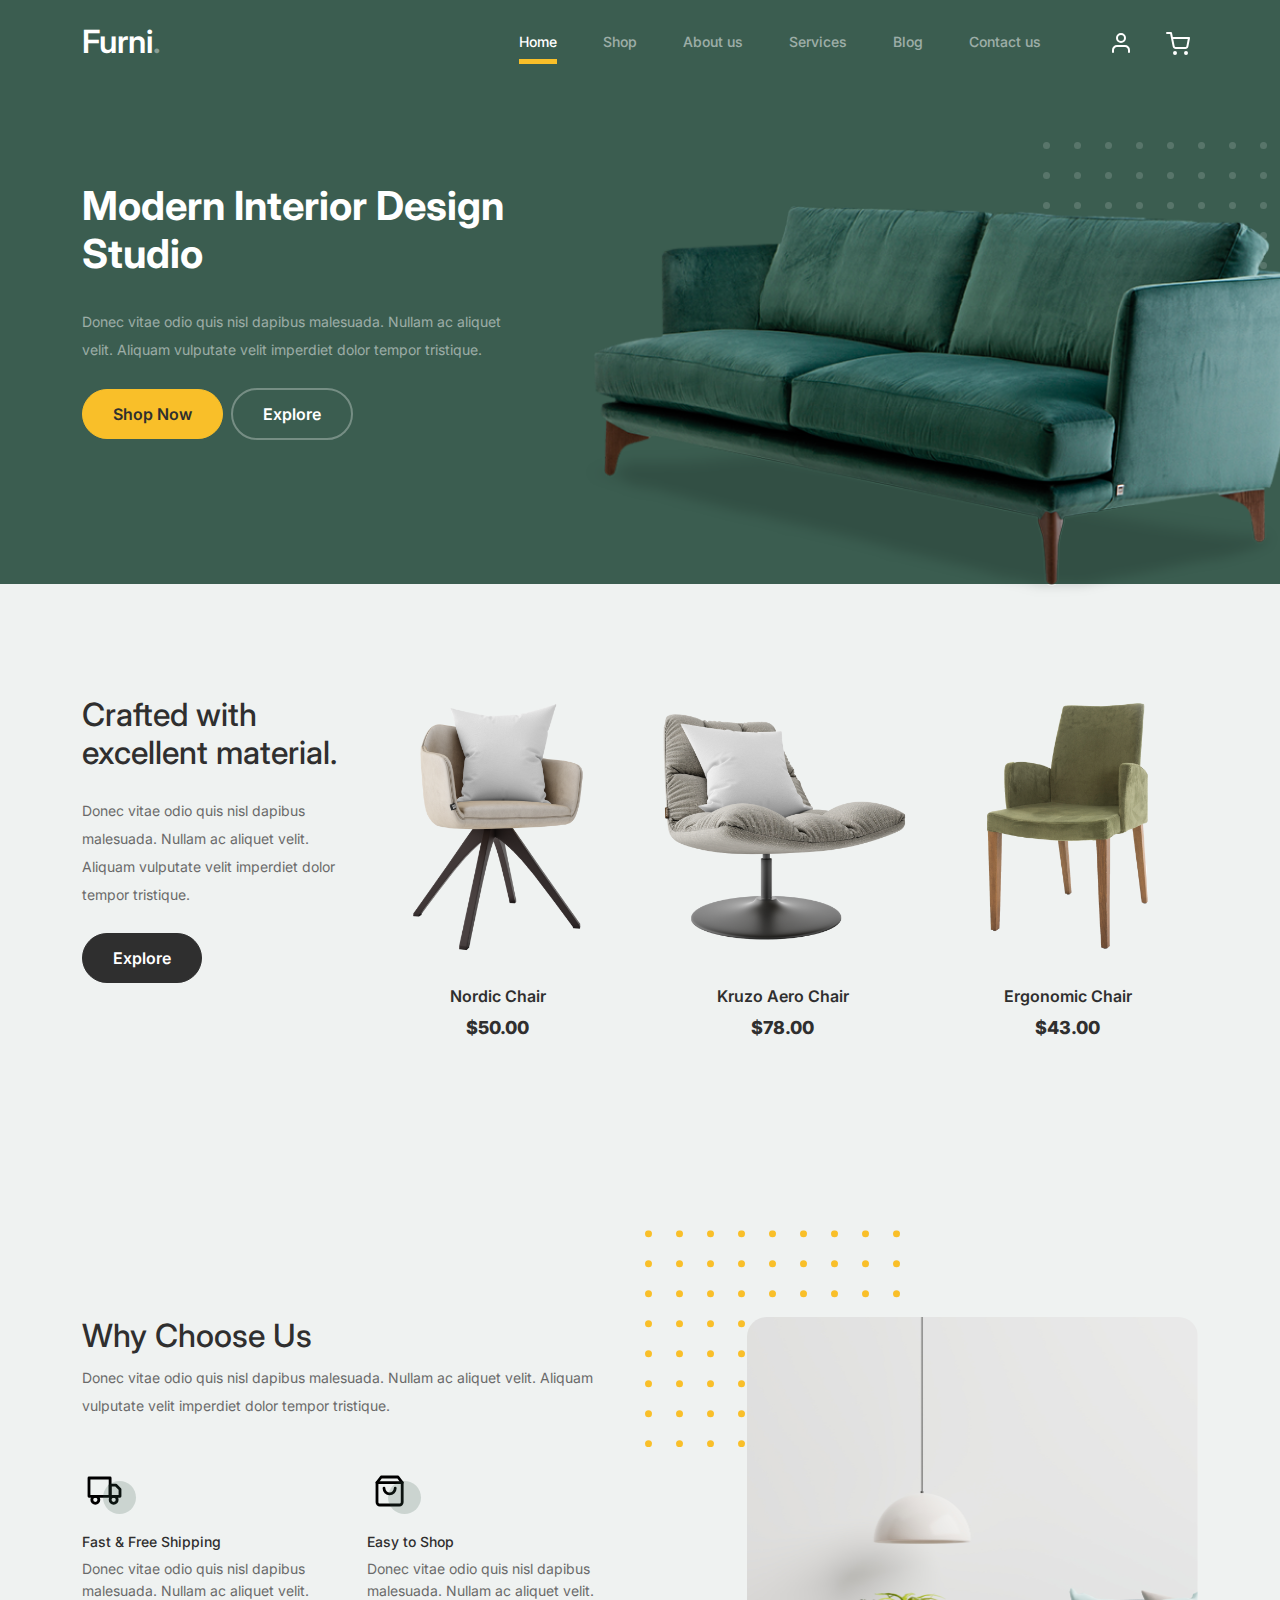
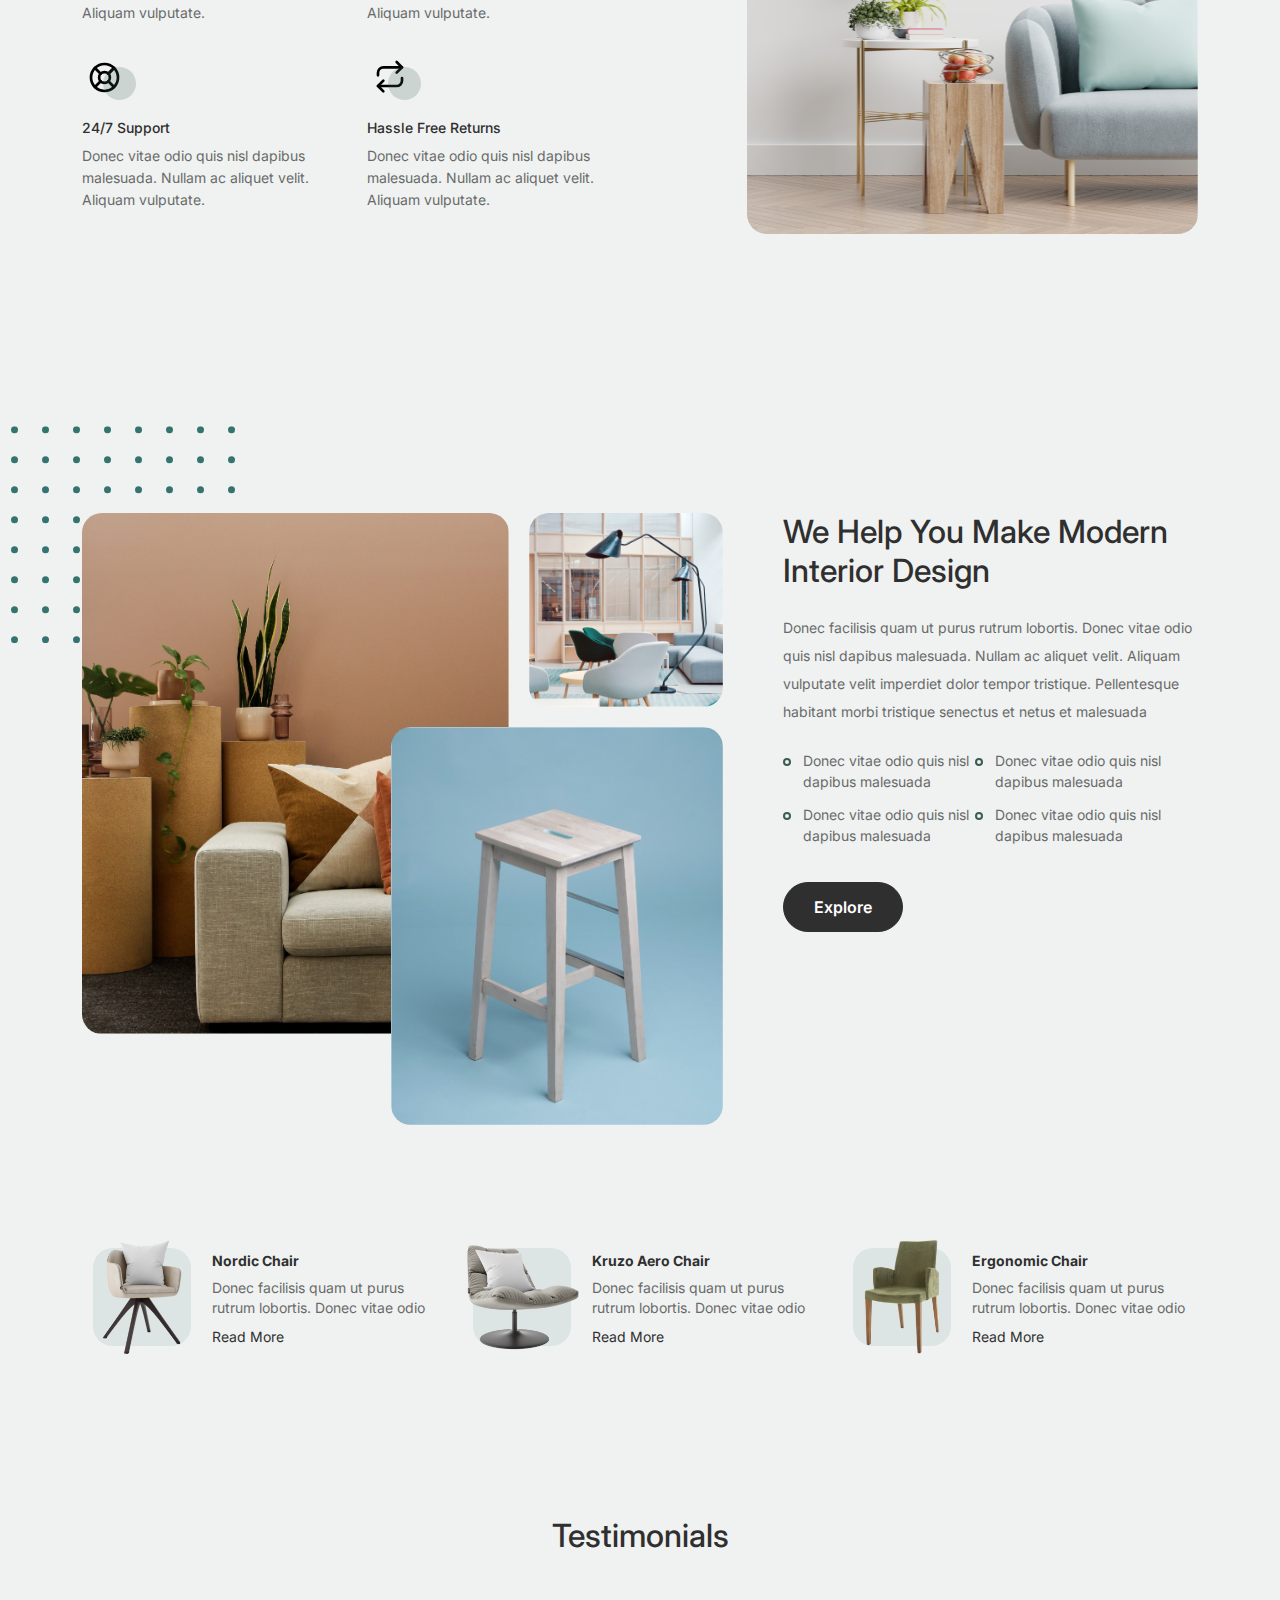
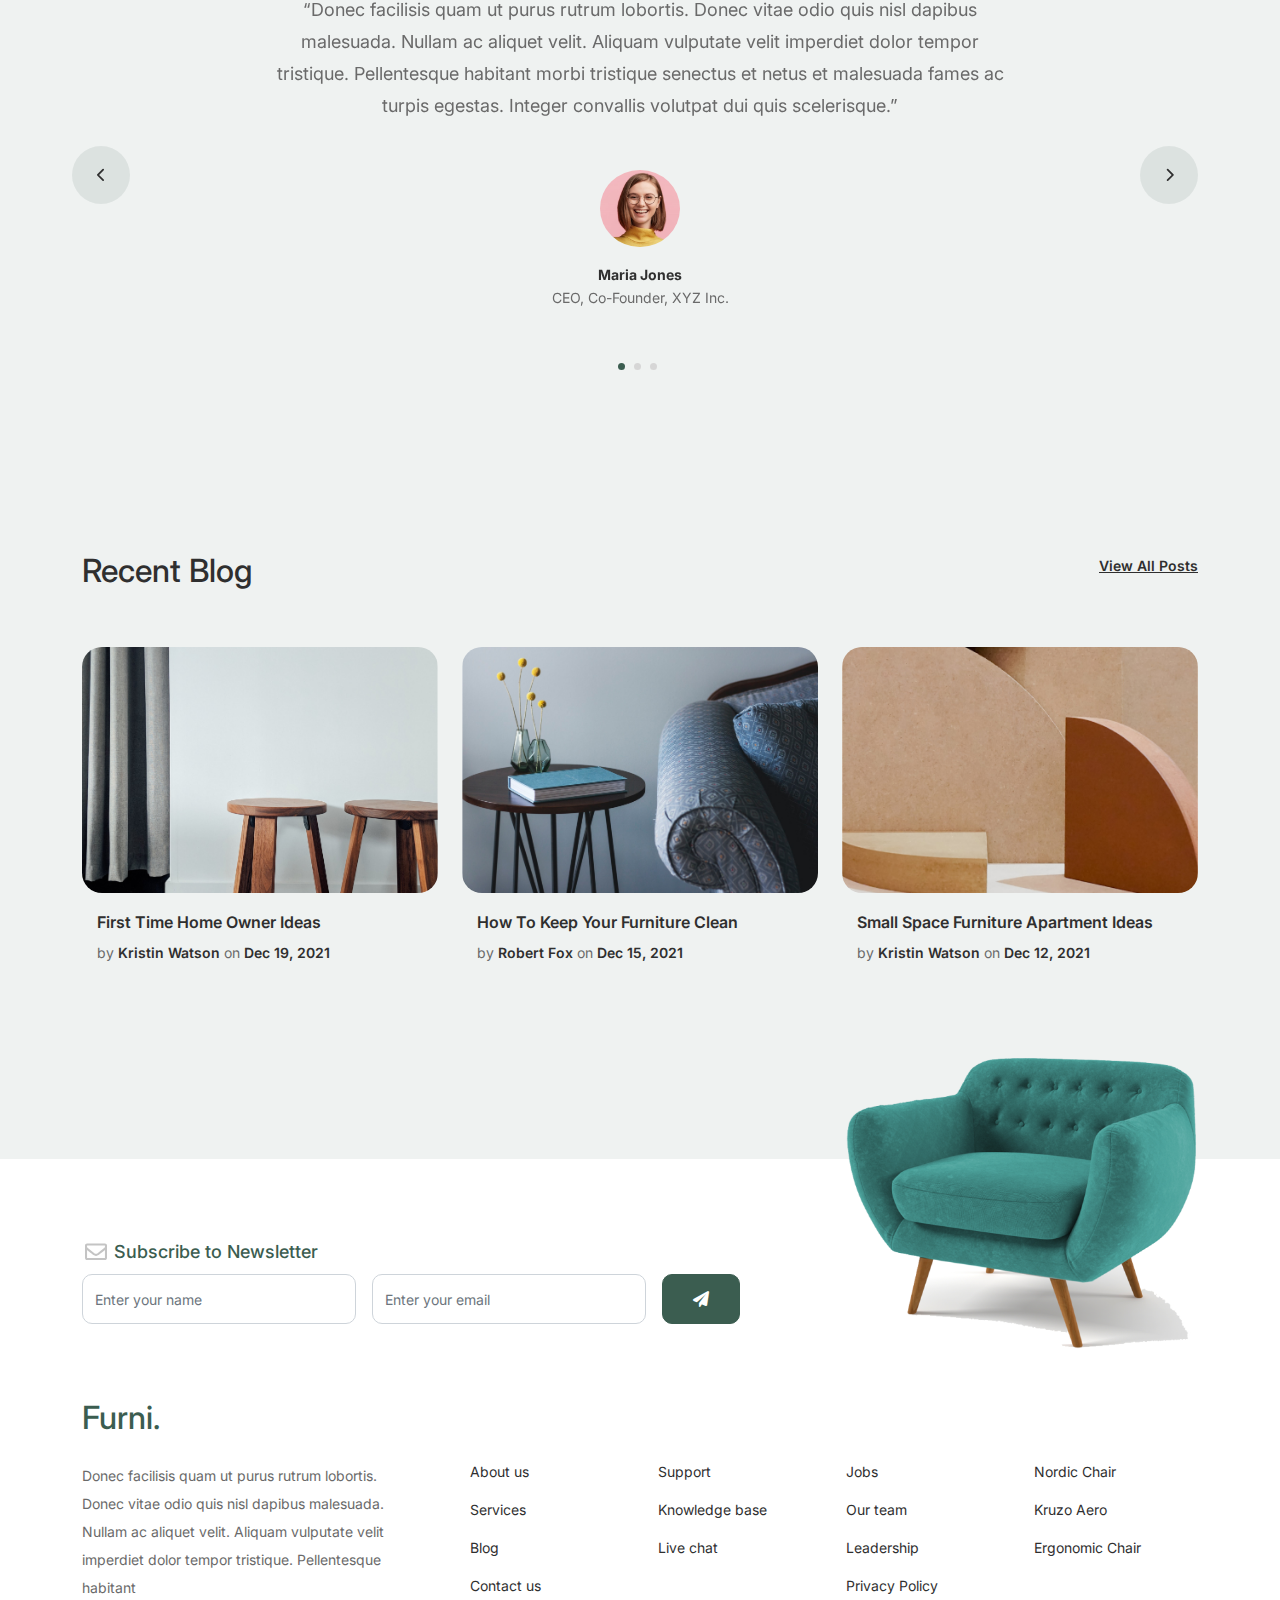
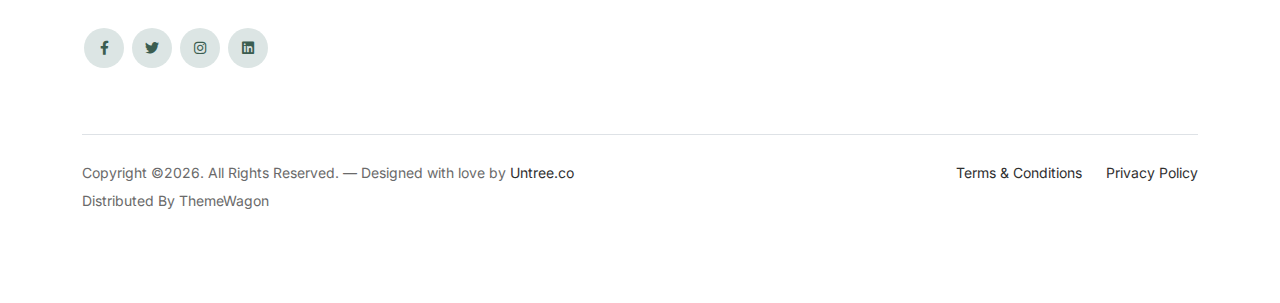
<file: resources/furni-1.0.0/furni-1.0.0/index.html>
<!-- /*
* Bootstrap 5
* Template Name: Furni
* Template Author: Untree.co
* Template URI: https://untree.co/
* License: https://creativecommons.org/licenses/by/3.0/
*/ -->
<!doctype html>
<html lang="en">
<head>
  <meta charset="utf-8">
  <meta name="viewport" content="width=device-width, initial-scale=1, shrink-to-fit=no">
  <meta name="author" content="Untree.co">
  <link rel="shortcut icon" href="favicon.png">

  <meta name="description" content="" />
  <meta name="keywords" content="bootstrap, bootstrap4" />

		<!-- Bootstrap CSS -->
		<link href="css/bootstrap.min.css" rel="stylesheet">
		<link href="https://cdnjs.cloudflare.com/ajax/libs/font-awesome/6.0.0-beta3/css/all.min.css" rel="stylesheet">
		<link href="css/tiny-slider.css" rel="stylesheet">
		<link href="css/style.css" rel="stylesheet">
		<title>Furni Free Bootstrap 5 Template for Furniture and Interior Design Websites by Untree.co </title>
	</head>

	<body>

		<!-- Start Header/Navigation -->
		<nav class="custom-navbar navbar navbar navbar-expand-md navbar-dark bg-dark" arial-label="Furni navigation bar">

			<div class="container">
				<a class="navbar-brand" href="index.html">Furni<span>.</span></a>

				<button class="navbar-toggler" type="button" data-bs-toggle="collapse" data-bs-target="#navbarsFurni" aria-controls="navbarsFurni" aria-expanded="false" aria-label="Toggle navigation">
					<span class="navbar-toggler-icon"></span>
				</button>

				<div class="collapse navbar-collapse" id="navbarsFurni">
					<ul class="custom-navbar-nav navbar-nav ms-auto mb-2 mb-md-0">
						<li class="nav-item active">
							<a class="nav-link" href="index.html">Home</a>
						</li>
						<li><a class="nav-link" href="shop.html">Shop</a></li>
						<li><a class="nav-link" href="about.html">About us</a></li>
						<li><a class="nav-link" href="services.html">Services</a></li>
						<li><a class="nav-link" href="blog.html">Blog</a></li>
						<li><a class="nav-link" href="contact.html">Contact us</a></li>
					</ul>

					<ul class="custom-navbar-cta navbar-nav mb-2 mb-md-0 ms-5">
						<li><a class="nav-link" href="#"><img src="images/user.svg"></a></li>
						<li><a class="nav-link" href="cart.html"><img src="images/cart.svg"></a></li>
					</ul>
				</div>
			</div>
				
		</nav>
		<!-- End Header/Navigation -->

		<!-- Start Hero Section -->
			<div class="hero">
				<div class="container">
					<div class="row justify-content-between">
						<div class="col-lg-5">
							<div class="intro-excerpt">
								<h1>Modern Interior <span clsas="d-block">Design Studio</span></h1>
								<p class="mb-4">Donec vitae odio quis nisl dapibus malesuada. Nullam ac aliquet velit. Aliquam vulputate velit imperdiet dolor tempor tristique.</p>
								<p><a href="" class="btn btn-secondary me-2">Shop Now</a><a href="#" class="btn btn-white-outline">Explore</a></p>
							</div>
						</div>
						<div class="col-lg-7">
							<div class="hero-img-wrap">
								<img src="images/couch.png" class="img-fluid">
							</div>
						</div>
					</div>
				</div>
			</div>
		<!-- End Hero Section -->

		<!-- Start Product Section -->
		<div class="product-section">
			<div class="container">
				<div class="row">

					<!-- Start Column 1 -->
					<div class="col-md-12 col-lg-3 mb-5 mb-lg-0">
						<h2 class="mb-4 section-title">Crafted with excellent material.</h2>
						<p class="mb-4">Donec vitae odio quis nisl dapibus malesuada. Nullam ac aliquet velit. Aliquam vulputate velit imperdiet dolor tempor tristique. </p>
						<p><a href="shop.html" class="btn">Explore</a></p>
					</div> 
					<!-- End Column 1 -->

					<!-- Start Column 2 -->
					<div class="col-12 col-md-4 col-lg-3 mb-5 mb-md-0">
						<a class="product-item" href="cart.html">
							<img src="images/product-1.png" class="img-fluid product-thumbnail">
							<h3 class="product-title">Nordic Chair</h3>
							<strong class="product-price">$50.00</strong>

							<span class="icon-cross">
								<img src="images/cross.svg" class="img-fluid">
							</span>
						</a>
					</div> 
					<!-- End Column 2 -->

					<!-- Start Column 3 -->
					<div class="col-12 col-md-4 col-lg-3 mb-5 mb-md-0">
						<a class="product-item" href="cart.html">
							<img src="images/product-2.png" class="img-fluid product-thumbnail">
							<h3 class="product-title">Kruzo Aero Chair</h3>
							<strong class="product-price">$78.00</strong>

							<span class="icon-cross">
								<img src="images/cross.svg" class="img-fluid">
							</span>
						</a>
					</div>
					<!-- End Column 3 -->

					<!-- Start Column 4 -->
					<div class="col-12 col-md-4 col-lg-3 mb-5 mb-md-0">
						<a class="product-item" href="cart.html">
							<img src="images/product-3.png" class="img-fluid product-thumbnail">
							<h3 class="product-title">Ergonomic Chair</h3>
							<strong class="product-price">$43.00</strong>

							<span class="icon-cross">
								<img src="images/cross.svg" class="img-fluid">
							</span>
						</a>
					</div>
					<!-- End Column 4 -->

				</div>
			</div>
		</div>
		<!-- End Product Section -->

		<!-- Start Why Choose Us Section -->
		<div class="why-choose-section">
			<div class="container">
				<div class="row justify-content-between">
					<div class="col-lg-6">
						<h2 class="section-title">Why Choose Us</h2>
						<p>Donec vitae odio quis nisl dapibus malesuada. Nullam ac aliquet velit. Aliquam vulputate velit imperdiet dolor tempor tristique.</p>

						<div class="row my-5">
							<div class="col-6 col-md-6">
								<div class="feature">
									<div class="icon">
										<img src="images/truck.svg" alt="Image" class="imf-fluid">
									</div>
									<h3>Fast &amp; Free Shipping</h3>
									<p>Donec vitae odio quis nisl dapibus malesuada. Nullam ac aliquet velit. Aliquam vulputate.</p>
								</div>
							</div>

							<div class="col-6 col-md-6">
								<div class="feature">
									<div class="icon">
										<img src="images/bag.svg" alt="Image" class="imf-fluid">
									</div>
									<h3>Easy to Shop</h3>
									<p>Donec vitae odio quis nisl dapibus malesuada. Nullam ac aliquet velit. Aliquam vulputate.</p>
								</div>
							</div>

							<div class="col-6 col-md-6">
								<div class="feature">
									<div class="icon">
										<img src="images/support.svg" alt="Image" class="imf-fluid">
									</div>
									<h3>24/7 Support</h3>
									<p>Donec vitae odio quis nisl dapibus malesuada. Nullam ac aliquet velit. Aliquam vulputate.</p>
								</div>
							</div>

							<div class="col-6 col-md-6">
								<div class="feature">
									<div class="icon">
										<img src="images/return.svg" alt="Image" class="imf-fluid">
									</div>
									<h3>Hassle Free Returns</h3>
									<p>Donec vitae odio quis nisl dapibus malesuada. Nullam ac aliquet velit. Aliquam vulputate.</p>
								</div>
							</div>

						</div>
					</div>

					<div class="col-lg-5">
						<div class="img-wrap">
							<img src="images/why-choose-us-img.jpg" alt="Image" class="img-fluid">
						</div>
					</div>

				</div>
			</div>
		</div>
		<!-- End Why Choose Us Section -->

		<!-- Start We Help Section -->
		<div class="we-help-section">
			<div class="container">
				<div class="row justify-content-between">
					<div class="col-lg-7 mb-5 mb-lg-0">
						<div class="imgs-grid">
							<div class="grid grid-1"><img src="images/img-grid-1.jpg" alt="Untree.co"></div>
							<div class="grid grid-2"><img src="images/img-grid-2.jpg" alt="Untree.co"></div>
							<div class="grid grid-3"><img src="images/img-grid-3.jpg" alt="Untree.co"></div>
						</div>
					</div>
					<div class="col-lg-5 ps-lg-5">
						<h2 class="section-title mb-4">We Help You Make Modern Interior Design</h2>
						<p>Donec facilisis quam ut purus rutrum lobortis. Donec vitae odio quis nisl dapibus malesuada. Nullam ac aliquet velit. Aliquam vulputate velit imperdiet dolor tempor tristique. Pellentesque habitant morbi tristique senectus et netus et malesuada</p>

						<ul class="list-unstyled custom-list my-4">
							<li>Donec vitae odio quis nisl dapibus malesuada</li>
							<li>Donec vitae odio quis nisl dapibus malesuada</li>
							<li>Donec vitae odio quis nisl dapibus malesuada</li>
							<li>Donec vitae odio quis nisl dapibus malesuada</li>
						</ul>
						<p><a herf="#" class="btn">Explore</a></p>
					</div>
				</div>
			</div>
		</div>
		<!-- End We Help Section -->

		<!-- Start Popular Product -->
		<div class="popular-product">
			<div class="container">
				<div class="row">

					<div class="col-12 col-md-6 col-lg-4 mb-4 mb-lg-0">
						<div class="product-item-sm d-flex">
							<div class="thumbnail">
								<img src="images/product-1.png" alt="Image" class="img-fluid">
							</div>
							<div class="pt-3">
								<h3>Nordic Chair</h3>
								<p>Donec facilisis quam ut purus rutrum lobortis. Donec vitae odio </p>
								<p><a href="#">Read More</a></p>
							</div>
						</div>
					</div>

					<div class="col-12 col-md-6 col-lg-4 mb-4 mb-lg-0">
						<div class="product-item-sm d-flex">
							<div class="thumbnail">
								<img src="images/product-2.png" alt="Image" class="img-fluid">
							</div>
							<div class="pt-3">
								<h3>Kruzo Aero Chair</h3>
								<p>Donec facilisis quam ut purus rutrum lobortis. Donec vitae odio </p>
								<p><a href="#">Read More</a></p>
							</div>
						</div>
					</div>

					<div class="col-12 col-md-6 col-lg-4 mb-4 mb-lg-0">
						<div class="product-item-sm d-flex">
							<div class="thumbnail">
								<img src="images/product-3.png" alt="Image" class="img-fluid">
							</div>
							<div class="pt-3">
								<h3>Ergonomic Chair</h3>
								<p>Donec facilisis quam ut purus rutrum lobortis. Donec vitae odio </p>
								<p><a href="#">Read More</a></p>
							</div>
						</div>
					</div>

				</div>
			</div>
		</div>
		<!-- End Popular Product -->

		<!-- Start Testimonial Slider -->
		<div class="testimonial-section">
			<div class="container">
				<div class="row">
					<div class="col-lg-7 mx-auto text-center">
						<h2 class="section-title">Testimonials</h2>
					</div>
				</div>

				<div class="row justify-content-center">
					<div class="col-lg-12">
						<div class="testimonial-slider-wrap text-center">

							<div id="testimonial-nav">
								<span class="prev" data-controls="prev"><span class="fa fa-chevron-left"></span></span>
								<span class="next" data-controls="next"><span class="fa fa-chevron-right"></span></span>
							</div>

							<div class="testimonial-slider">
								
								<div class="item">
									<div class="row justify-content-center">
										<div class="col-lg-8 mx-auto">

											<div class="testimonial-block text-center">
												<blockquote class="mb-5">
													<p>&ldquo;Donec facilisis quam ut purus rutrum lobortis. Donec vitae odio quis nisl dapibus malesuada. Nullam ac aliquet velit. Aliquam vulputate velit imperdiet dolor tempor tristique. Pellentesque habitant morbi tristique senectus et netus et malesuada fames ac turpis egestas. Integer convallis volutpat dui quis scelerisque.&rdquo;</p>
												</blockquote>

												<div class="author-info">
													<div class="author-pic">
														<img src="images/person-1.png" alt="Maria Jones" class="img-fluid">
													</div>
													<h3 class="font-weight-bold">Maria Jones</h3>
													<span class="position d-block mb-3">CEO, Co-Founder, XYZ Inc.</span>
												</div>
											</div>

										</div>
									</div>
								</div> 
								<!-- END item -->

								<div class="item">
									<div class="row justify-content-center">
										<div class="col-lg-8 mx-auto">

											<div class="testimonial-block text-center">
												<blockquote class="mb-5">
													<p>&ldquo;Donec facilisis quam ut purus rutrum lobortis. Donec vitae odio quis nisl dapibus malesuada. Nullam ac aliquet velit. Aliquam vulputate velit imperdiet dolor tempor tristique. Pellentesque habitant morbi tristique senectus et netus et malesuada fames ac turpis egestas. Integer convallis volutpat dui quis scelerisque.&rdquo;</p>
												</blockquote>

												<div class="author-info">
													<div class="author-pic">
														<img src="images/person-1.png" alt="Maria Jones" class="img-fluid">
													</div>
													<h3 class="font-weight-bold">Maria Jones</h3>
													<span class="position d-block mb-3">CEO, Co-Founder, XYZ Inc.</span>
												</div>
											</div>

										</div>
									</div>
								</div> 
								<!-- END item -->

								<div class="item">
									<div class="row justify-content-center">
										<div class="col-lg-8 mx-auto">

											<div class="testimonial-block text-center">
												<blockquote class="mb-5">
													<p>&ldquo;Donec facilisis quam ut purus rutrum lobortis. Donec vitae odio quis nisl dapibus malesuada. Nullam ac aliquet velit. Aliquam vulputate velit imperdiet dolor tempor tristique. Pellentesque habitant morbi tristique senectus et netus et malesuada fames ac turpis egestas. Integer convallis volutpat dui quis scelerisque.&rdquo;</p>
												</blockquote>

												<div class="author-info">
													<div class="author-pic">
														<img src="images/person-1.png" alt="Maria Jones" class="img-fluid">
													</div>
													<h3 class="font-weight-bold">Maria Jones</h3>
													<span class="position d-block mb-3">CEO, Co-Founder, XYZ Inc.</span>
												</div>
											</div>

										</div>
									</div>
								</div> 
								<!-- END item -->

							</div>

						</div>
					</div>
				</div>
			</div>
		</div>
		<!-- End Testimonial Slider -->

		<!-- Start Blog Section -->
		<div class="blog-section">
			<div class="container">
				<div class="row mb-5">
					<div class="col-md-6">
						<h2 class="section-title">Recent Blog</h2>
					</div>
					<div class="col-md-6 text-start text-md-end">
						<a href="#" class="more">View All Posts</a>
					</div>
				</div>

				<div class="row">

					<div class="col-12 col-sm-6 col-md-4 mb-4 mb-md-0">
						<div class="post-entry">
							<a href="#" class="post-thumbnail"><img src="images/post-1.jpg" alt="Image" class="img-fluid"></a>
							<div class="post-content-entry">
								<h3><a href="#">First Time Home Owner Ideas</a></h3>
								<div class="meta">
									<span>by <a href="#">Kristin Watson</a></span> <span>on <a href="#">Dec 19, 2021</a></span>
								</div>
							</div>
						</div>
					</div>

					<div class="col-12 col-sm-6 col-md-4 mb-4 mb-md-0">
						<div class="post-entry">
							<a href="#" class="post-thumbnail"><img src="images/post-2.jpg" alt="Image" class="img-fluid"></a>
							<div class="post-content-entry">
								<h3><a href="#">How To Keep Your Furniture Clean</a></h3>
								<div class="meta">
									<span>by <a href="#">Robert Fox</a></span> <span>on <a href="#">Dec 15, 2021</a></span>
								</div>
							</div>
						</div>
					</div>

					<div class="col-12 col-sm-6 col-md-4 mb-4 mb-md-0">
						<div class="post-entry">
							<a href="#" class="post-thumbnail"><img src="images/post-3.jpg" alt="Image" class="img-fluid"></a>
							<div class="post-content-entry">
								<h3><a href="#">Small Space Furniture Apartment Ideas</a></h3>
								<div class="meta">
									<span>by <a href="#">Kristin Watson</a></span> <span>on <a href="#">Dec 12, 2021</a></span>
								</div>
							</div>
						</div>
					</div>

				</div>
			</div>
		</div>
		<!-- End Blog Section -->	

		<!-- Start Footer Section -->
		<footer class="footer-section">
			<div class="container relative">

				<div class="sofa-img">
					<img src="images/sofa.png" alt="Image" class="img-fluid">
				</div>

				<div class="row">
					<div class="col-lg-8">
						<div class="subscription-form">
							<h3 class="d-flex align-items-center"><span class="me-1"><img src="images/envelope-outline.svg" alt="Image" class="img-fluid"></span><span>Subscribe to Newsletter</span></h3>

							<form action="#" class="row g-3">
								<div class="col-auto">
									<input type="text" class="form-control" placeholder="Enter your name">
								</div>
								<div class="col-auto">
									<input type="email" class="form-control" placeholder="Enter your email">
								</div>
								<div class="col-auto">
									<button class="btn btn-primary">
										<span class="fa fa-paper-plane"></span>
									</button>
								</div>
							</form>

						</div>
					</div>
				</div>

				<div class="row g-5 mb-5">
					<div class="col-lg-4">
						<div class="mb-4 footer-logo-wrap"><a href="#" class="footer-logo">Furni<span>.</span></a></div>
						<p class="mb-4">Donec facilisis quam ut purus rutrum lobortis. Donec vitae odio quis nisl dapibus malesuada. Nullam ac aliquet velit. Aliquam vulputate velit imperdiet dolor tempor tristique. Pellentesque habitant</p>

						<ul class="list-unstyled custom-social">
							<li><a href="#"><span class="fa fa-brands fa-facebook-f"></span></a></li>
							<li><a href="#"><span class="fa fa-brands fa-twitter"></span></a></li>
							<li><a href="#"><span class="fa fa-brands fa-instagram"></span></a></li>
							<li><a href="#"><span class="fa fa-brands fa-linkedin"></span></a></li>
						</ul>
					</div>

					<div class="col-lg-8">
						<div class="row links-wrap">
							<div class="col-6 col-sm-6 col-md-3">
								<ul class="list-unstyled">
									<li><a href="#">About us</a></li>
									<li><a href="#">Services</a></li>
									<li><a href="#">Blog</a></li>
									<li><a href="#">Contact us</a></li>
								</ul>
							</div>

							<div class="col-6 col-sm-6 col-md-3">
								<ul class="list-unstyled">
									<li><a href="#">Support</a></li>
									<li><a href="#">Knowledge base</a></li>
									<li><a href="#">Live chat</a></li>
								</ul>
							</div>

							<div class="col-6 col-sm-6 col-md-3">
								<ul class="list-unstyled">
									<li><a href="#">Jobs</a></li>
									<li><a href="#">Our team</a></li>
									<li><a href="#">Leadership</a></li>
									<li><a href="#">Privacy Policy</a></li>
								</ul>
							</div>

							<div class="col-6 col-sm-6 col-md-3">
								<ul class="list-unstyled">
									<li><a href="#">Nordic Chair</a></li>
									<li><a href="#">Kruzo Aero</a></li>
									<li><a href="#">Ergonomic Chair</a></li>
								</ul>
							</div>
						</div>
					</div>

				</div>

				<div class="border-top copyright">
					<div class="row pt-4">
						<div class="col-lg-6">
							<p class="mb-2 text-center text-lg-start">Copyright &copy;<script>document.write(new Date().getFullYear());</script>. All Rights Reserved. &mdash; Designed with love by <a href="https://untree.co">Untree.co</a> Distributed By <a hreff="https://themewagon.com">ThemeWagon</a>  <!-- License information: https://untree.co/license/ -->
            </p>
						</div>

						<div class="col-lg-6 text-center text-lg-end">
							<ul class="list-unstyled d-inline-flex ms-auto">
								<li class="me-4"><a href="#">Terms &amp; Conditions</a></li>
								<li><a href="#">Privacy Policy</a></li>
							</ul>
						</div>

					</div>
				</div>

			</div>
		</footer>
		<!-- End Footer Section -->	


		<script src="js/bootstrap.bundle.min.js"></script>
		<script src="js/tiny-slider.js"></script>
		<script src="js/custom.js"></script>
	</body>

</html>
</file>
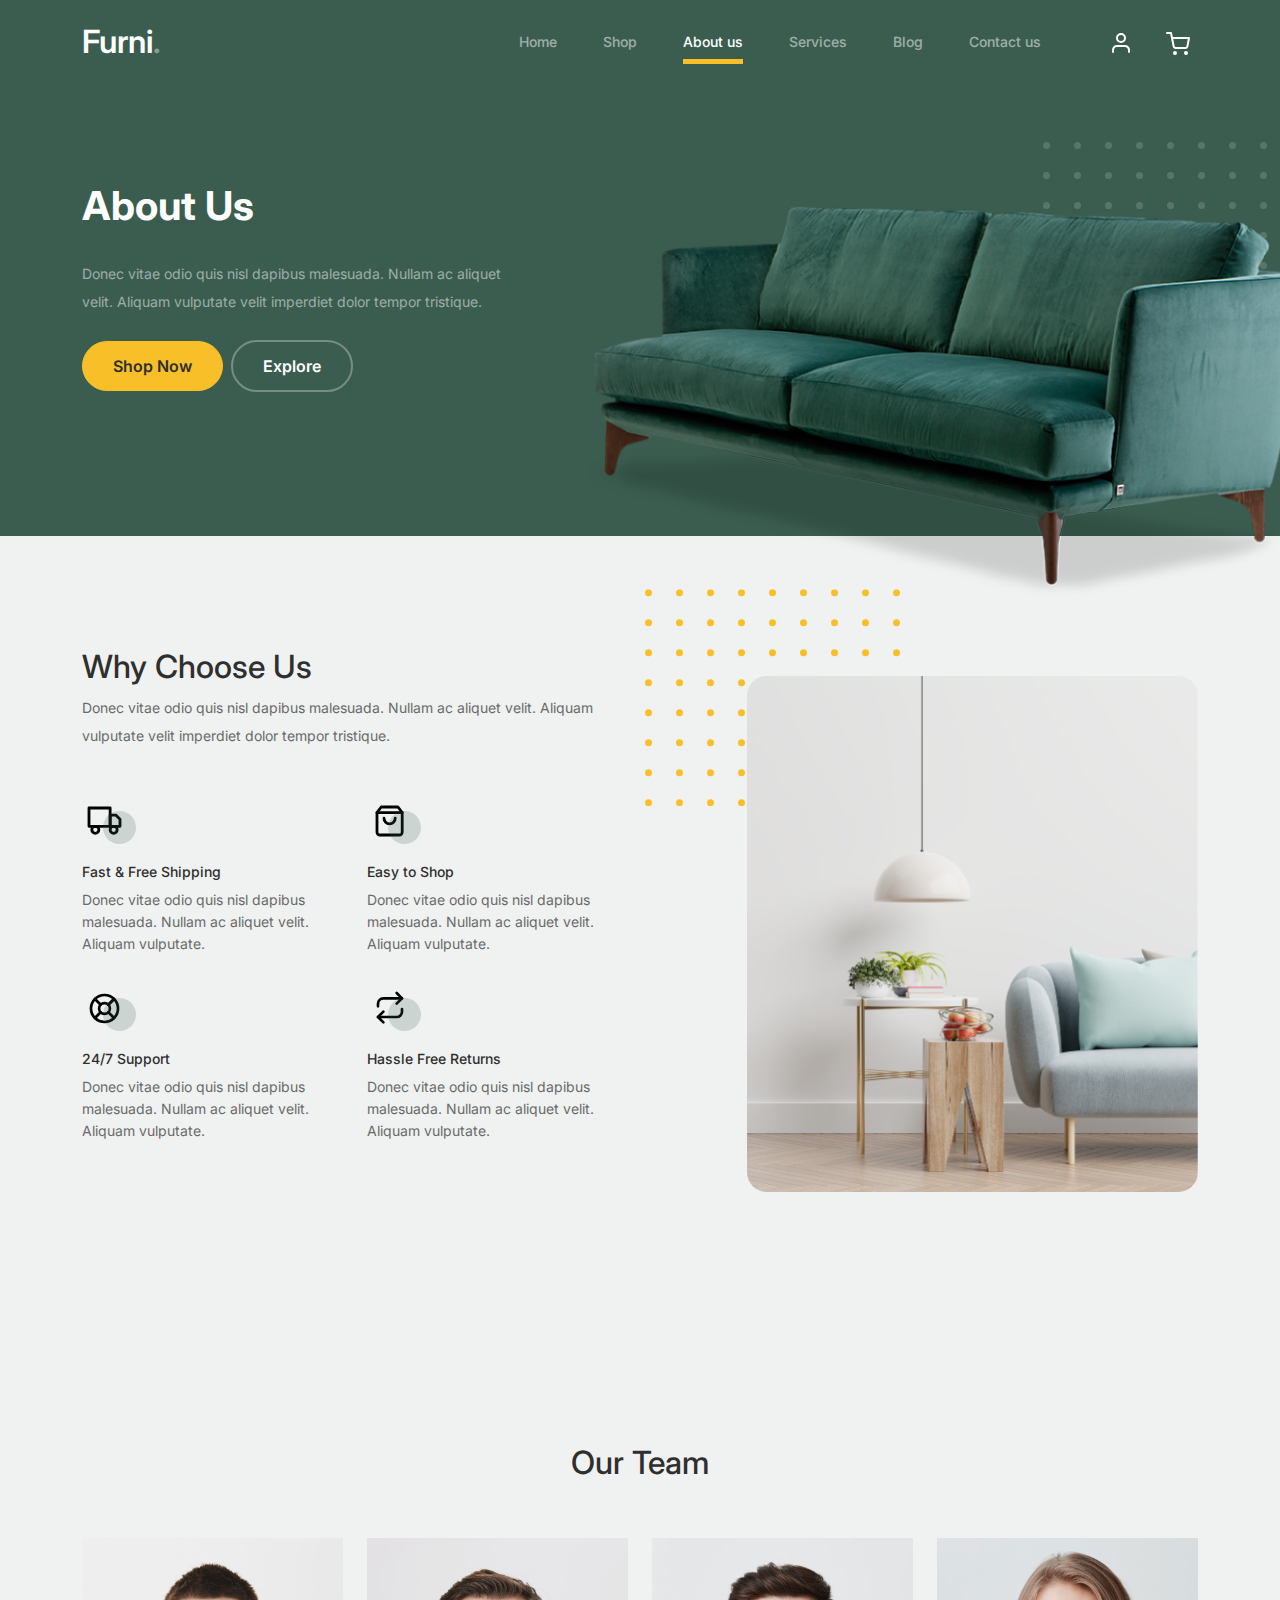
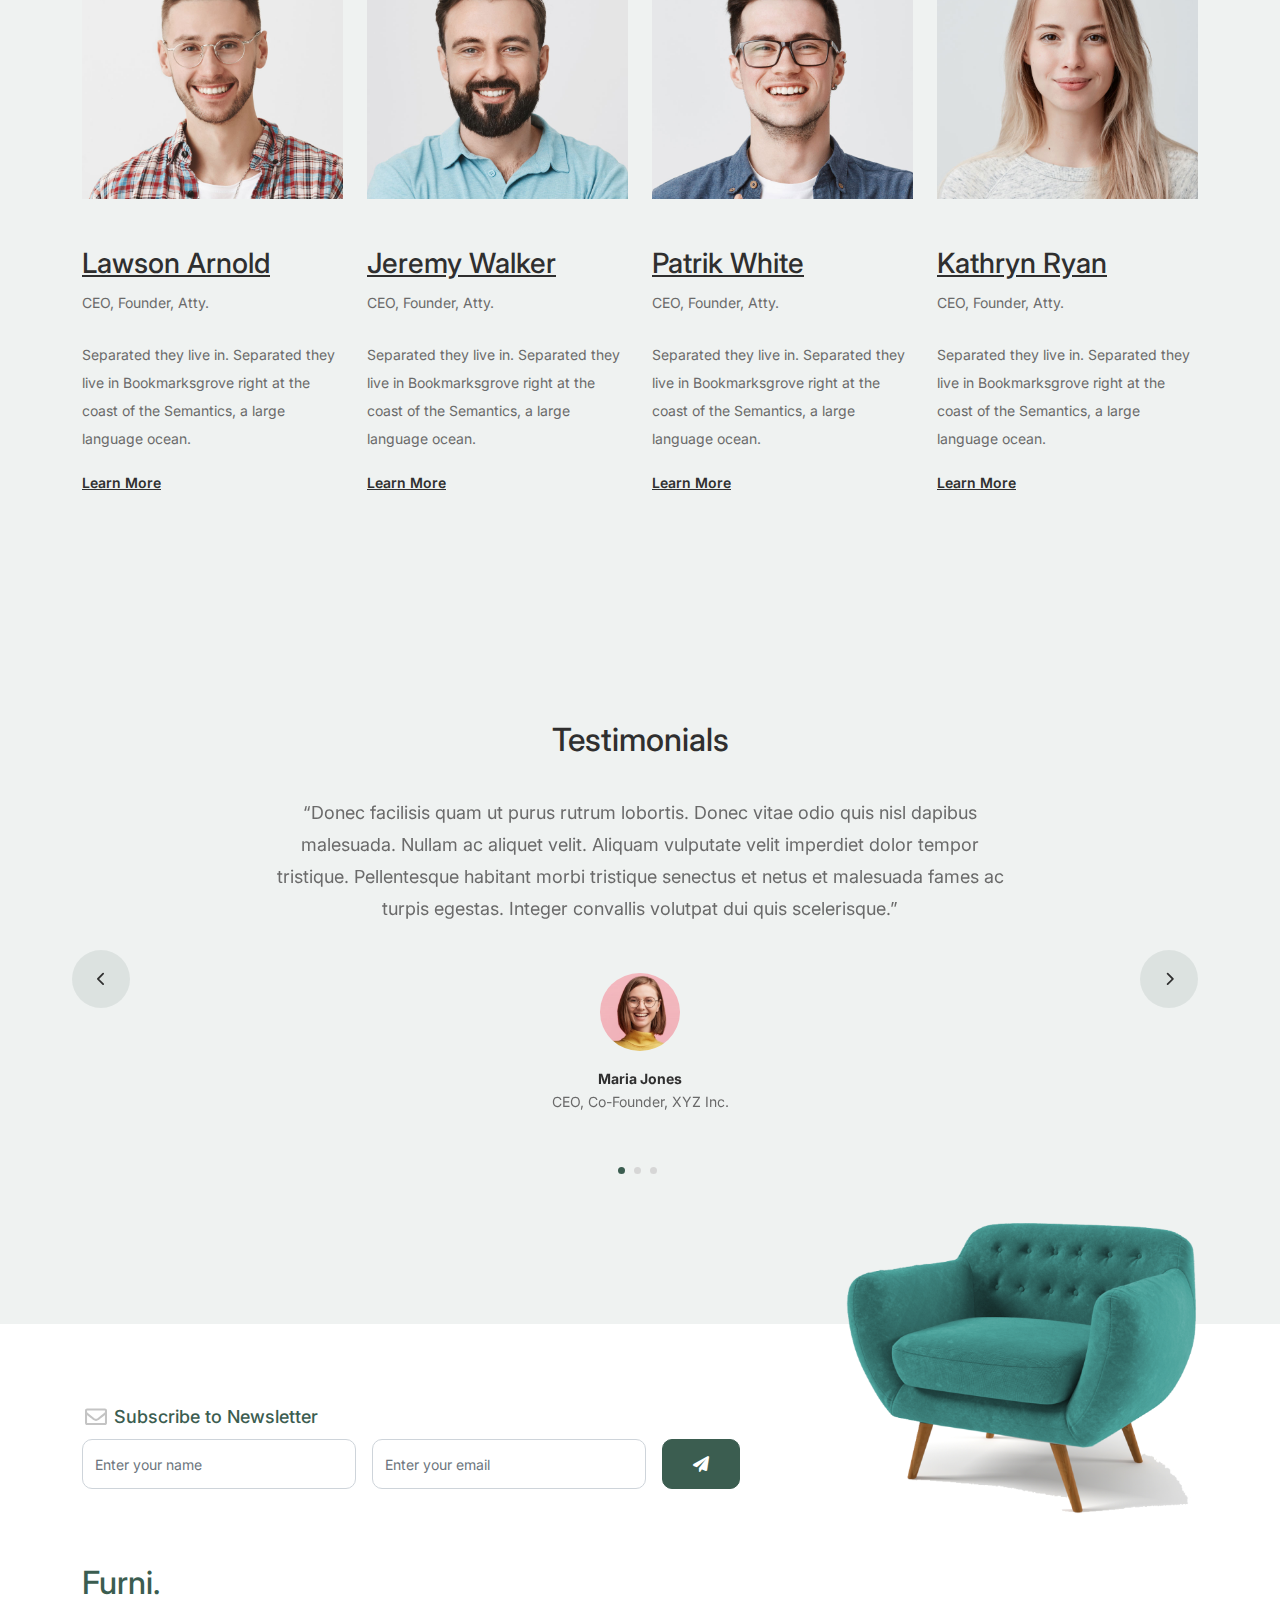
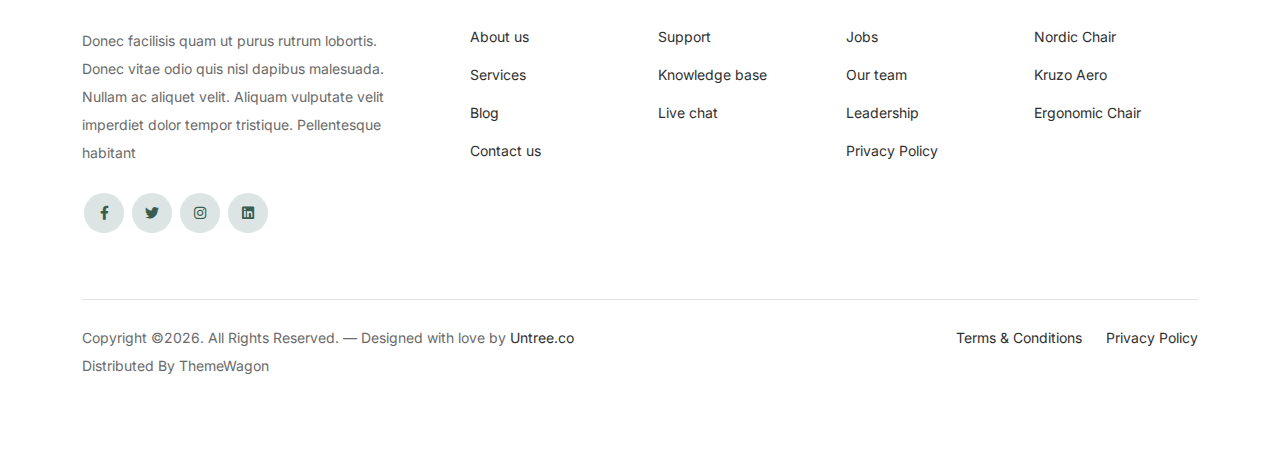
<file: resources/furni-1.0.0/furni-1.0.0/about.html>
<!-- /*
* Bootstrap 5
* Template Name: Furni
* Template Author: Untree.co
* Template URI: https://untree.co/
* License: https://creativecommons.org/licenses/by/3.0/
*/ -->
<!doctype html>
<html lang="en">
<head>
  <meta charset="utf-8">
  <meta name="viewport" content="width=device-width, initial-scale=1, shrink-to-fit=no">
  <meta name="author" content="Untree.co">
  <link rel="shortcut icon" href="favicon.png">

  <meta name="description" content="" />
  <meta name="keywords" content="bootstrap, bootstrap4" />

		<!-- Bootstrap CSS -->
		<link href="css/bootstrap.min.css" rel="stylesheet">
		<link href="https://cdnjs.cloudflare.com/ajax/libs/font-awesome/6.0.0-beta3/css/all.min.css" rel="stylesheet">
		<link href="css/tiny-slider.css" rel="stylesheet">
		<link href="css/style.css" rel="stylesheet">
		<title>Furni Free Bootstrap 5 Template for Furniture and Interior Design Websites by Untree.co </title>
	</head>

	<body>

		<!-- Start Header/Navigation -->
		<nav class="custom-navbar navbar navbar navbar-expand-md navbar-dark bg-dark" arial-label="Furni navigation bar">

			<div class="container">
				<a class="navbar-brand" href="index.html">Furni<span>.</span></a>

				<button class="navbar-toggler" type="button" data-bs-toggle="collapse" data-bs-target="#navbarsFurni" aria-controls="navbarsFurni" aria-expanded="false" aria-label="Toggle navigation">
					<span class="navbar-toggler-icon"></span>
				</button>

				<div class="collapse navbar-collapse" id="navbarsFurni">
					<ul class="custom-navbar-nav navbar-nav ms-auto mb-2 mb-md-0">
						<li class="nav-item ">
							<a class="nav-link" href="index.html">Home</a>
						</li>
						<li><a class="nav-link" href="shop.html">Shop</a></li>
						<li class="active"><a class="nav-link" href="about.html">About us</a></li>
						<li><a class="nav-link" href="services.html">Services</a></li>
						<li><a class="nav-link" href="blog.html">Blog</a></li>
						<li><a class="nav-link" href="contact.html">Contact us</a></li>
					</ul>

					<ul class="custom-navbar-cta navbar-nav mb-2 mb-md-0 ms-5">
						<li><a class="nav-link" href="#"><img src="images/user.svg"></a></li>
						<li><a class="nav-link" href="cart.html"><img src="images/cart.svg"></a></li>
					</ul>
				</div>
			</div>
				
		</nav>
		<!-- End Header/Navigation -->

		<!-- Start Hero Section -->
			<div class="hero">
				<div class="container">
					<div class="row justify-content-between">
						<div class="col-lg-5">
							<div class="intro-excerpt">
								<h1>About Us</h1>
								<p class="mb-4">Donec vitae odio quis nisl dapibus malesuada. Nullam ac aliquet velit. Aliquam vulputate velit imperdiet dolor tempor tristique.</p>
								<p><a href="" class="btn btn-secondary me-2">Shop Now</a><a href="#" class="btn btn-white-outline">Explore</a></p>
							</div>
						</div>
						<div class="col-lg-7">
							<div class="hero-img-wrap">
								<img src="images/couch.png" class="img-fluid">
							</div>
						</div>
					</div>
				</div>
			</div>
		<!-- End Hero Section -->

		

		<!-- Start Why Choose Us Section -->
		<div class="why-choose-section">
			<div class="container">
				<div class="row justify-content-between align-items-center">
					<div class="col-lg-6">
						<h2 class="section-title">Why Choose Us</h2>
						<p>Donec vitae odio quis nisl dapibus malesuada. Nullam ac aliquet velit. Aliquam vulputate velit imperdiet dolor tempor tristique.</p>

						<div class="row my-5">
							<div class="col-6 col-md-6">
								<div class="feature">
									<div class="icon">
										<img src="images/truck.svg" alt="Image" class="imf-fluid">
									</div>
									<h3>Fast &amp; Free Shipping</h3>
									<p>Donec vitae odio quis nisl dapibus malesuada. Nullam ac aliquet velit. Aliquam vulputate.</p>
								</div>
							</div>

							<div class="col-6 col-md-6">
								<div class="feature">
									<div class="icon">
										<img src="images/bag.svg" alt="Image" class="imf-fluid">
									</div>
									<h3>Easy to Shop</h3>
									<p>Donec vitae odio quis nisl dapibus malesuada. Nullam ac aliquet velit. Aliquam vulputate.</p>
								</div>
							</div>

							<div class="col-6 col-md-6">
								<div class="feature">
									<div class="icon">
										<img src="images/support.svg" alt="Image" class="imf-fluid">
									</div>
									<h3>24/7 Support</h3>
									<p>Donec vitae odio quis nisl dapibus malesuada. Nullam ac aliquet velit. Aliquam vulputate.</p>
								</div>
							</div>

							<div class="col-6 col-md-6">
								<div class="feature">
									<div class="icon">
										<img src="images/return.svg" alt="Image" class="imf-fluid">
									</div>
									<h3>Hassle Free Returns</h3>
									<p>Donec vitae odio quis nisl dapibus malesuada. Nullam ac aliquet velit. Aliquam vulputate.</p>
								</div>
							</div>

						</div>
					</div>

					<div class="col-lg-5">
						<div class="img-wrap">
							<img src="images/why-choose-us-img.jpg" alt="Image" class="img-fluid">
						</div>
					</div>

				</div>
			</div>
		</div>
		<!-- End Why Choose Us Section -->

		<!-- Start Team Section -->
		<div class="untree_co-section">
			<div class="container">

				<div class="row mb-5">
					<div class="col-lg-5 mx-auto text-center">
						<h2 class="section-title">Our Team</h2>
					</div>
				</div>

				<div class="row">

					<!-- Start Column 1 -->
					<div class="col-12 col-md-6 col-lg-3 mb-5 mb-md-0">
						<img src="images/person_1.jpg" class="img-fluid mb-5">
						<h3 clas><a href="#"><span class="">Lawson</span> Arnold</a></h3>
            <span class="d-block position mb-4">CEO, Founder, Atty.</span>
            <p>Separated they live in.
            Separated they live in Bookmarksgrove right at the coast of the Semantics, a large language ocean.</p>
            <p class="mb-0"><a href="#" class="more dark">Learn More <span class="icon-arrow_forward"></span></a></p>
					</div> 
					<!-- End Column 1 -->

					<!-- Start Column 2 -->
					<div class="col-12 col-md-6 col-lg-3 mb-5 mb-md-0">
						<img src="images/person_2.jpg" class="img-fluid mb-5">

						<h3 clas><a href="#"><span class="">Jeremy</span> Walker</a></h3>
            <span class="d-block position mb-4">CEO, Founder, Atty.</span>
            <p>Separated they live in.
            Separated they live in Bookmarksgrove right at the coast of the Semantics, a large language ocean.</p>
            <p class="mb-0"><a href="#" class="more dark">Learn More <span class="icon-arrow_forward"></span></a></p>

					</div> 
					<!-- End Column 2 -->

					<!-- Start Column 3 -->
					<div class="col-12 col-md-6 col-lg-3 mb-5 mb-md-0">
						<img src="images/person_3.jpg" class="img-fluid mb-5">
						<h3 clas><a href="#"><span class="">Patrik</span> White</a></h3>
            <span class="d-block position mb-4">CEO, Founder, Atty.</span>
            <p>Separated they live in.
            Separated they live in Bookmarksgrove right at the coast of the Semantics, a large language ocean.</p>
            <p class="mb-0"><a href="#" class="more dark">Learn More <span class="icon-arrow_forward"></span></a></p>
					</div> 
					<!-- End Column 3 -->

					<!-- Start Column 4 -->
					<div class="col-12 col-md-6 col-lg-3 mb-5 mb-md-0">
						<img src="images/person_4.jpg" class="img-fluid mb-5">

						<h3 clas><a href="#"><span class="">Kathryn</span> Ryan</a></h3>
            <span class="d-block position mb-4">CEO, Founder, Atty.</span>
            <p>Separated they live in.
            Separated they live in Bookmarksgrove right at the coast of the Semantics, a large language ocean.</p>
            <p class="mb-0"><a href="#" class="more dark">Learn More <span class="icon-arrow_forward"></span></a></p>

          
					</div> 
					<!-- End Column 4 -->

					

				</div>
			</div>
		</div>
		<!-- End Team Section -->

		

		<!-- Start Testimonial Slider -->
		<div class="testimonial-section before-footer-section">
			<div class="container">
				<div class="row">
					<div class="col-lg-7 mx-auto text-center">
						<h2 class="section-title">Testimonials</h2>
					</div>
				</div>

				<div class="row justify-content-center">
					<div class="col-lg-12">
						<div class="testimonial-slider-wrap text-center">

							<div id="testimonial-nav">
								<span class="prev" data-controls="prev"><span class="fa fa-chevron-left"></span></span>
								<span class="next" data-controls="next"><span class="fa fa-chevron-right"></span></span>
							</div>

							<div class="testimonial-slider">
								
								<div class="item">
									<div class="row justify-content-center">
										<div class="col-lg-8 mx-auto">

											<div class="testimonial-block text-center">
												<blockquote class="mb-5">
													<p>&ldquo;Donec facilisis quam ut purus rutrum lobortis. Donec vitae odio quis nisl dapibus malesuada. Nullam ac aliquet velit. Aliquam vulputate velit imperdiet dolor tempor tristique. Pellentesque habitant morbi tristique senectus et netus et malesuada fames ac turpis egestas. Integer convallis volutpat dui quis scelerisque.&rdquo;</p>
												</blockquote>

												<div class="author-info">
													<div class="author-pic">
														<img src="images/person-1.png" alt="Maria Jones" class="img-fluid">
													</div>
													<h3 class="font-weight-bold">Maria Jones</h3>
													<span class="position d-block mb-3">CEO, Co-Founder, XYZ Inc.</span>
												</div>
											</div>

										</div>
									</div>
								</div> 
								<!-- END item -->

								<div class="item">
									<div class="row justify-content-center">
										<div class="col-lg-8 mx-auto">

											<div class="testimonial-block text-center">
												<blockquote class="mb-5">
													<p>&ldquo;Donec facilisis quam ut purus rutrum lobortis. Donec vitae odio quis nisl dapibus malesuada. Nullam ac aliquet velit. Aliquam vulputate velit imperdiet dolor tempor tristique. Pellentesque habitant morbi tristique senectus et netus et malesuada fames ac turpis egestas. Integer convallis volutpat dui quis scelerisque.&rdquo;</p>
												</blockquote>

												<div class="author-info">
													<div class="author-pic">
														<img src="images/person-1.png" alt="Maria Jones" class="img-fluid">
													</div>
													<h3 class="font-weight-bold">Maria Jones</h3>
													<span class="position d-block mb-3">CEO, Co-Founder, XYZ Inc.</span>
												</div>
											</div>

										</div>
									</div>
								</div> 
								<!-- END item -->

								<div class="item">
									<div class="row justify-content-center">
										<div class="col-lg-8 mx-auto">

											<div class="testimonial-block text-center">
												<blockquote class="mb-5">
													<p>&ldquo;Donec facilisis quam ut purus rutrum lobortis. Donec vitae odio quis nisl dapibus malesuada. Nullam ac aliquet velit. Aliquam vulputate velit imperdiet dolor tempor tristique. Pellentesque habitant morbi tristique senectus et netus et malesuada fames ac turpis egestas. Integer convallis volutpat dui quis scelerisque.&rdquo;</p>
												</blockquote>

												<div class="author-info">
													<div class="author-pic">
														<img src="images/person-1.png" alt="Maria Jones" class="img-fluid">
													</div>
													<h3 class="font-weight-bold">Maria Jones</h3>
													<span class="position d-block mb-3">CEO, Co-Founder, XYZ Inc.</span>
												</div>
											</div>

										</div>
									</div>
								</div> 
								<!-- END item -->

							</div>

						</div>
					</div>
				</div>
			</div>
		</div>
		<!-- End Testimonial Slider -->

		

		<!-- Start Footer Section -->
		<footer class="footer-section">
			<div class="container relative">

				<div class="sofa-img">
					<img src="images/sofa.png" alt="Image" class="img-fluid">
				</div>

				<div class="row">
					<div class="col-lg-8">
						<div class="subscription-form">
							<h3 class="d-flex align-items-center"><span class="me-1"><img src="images/envelope-outline.svg" alt="Image" class="img-fluid"></span><span>Subscribe to Newsletter</span></h3>

							<form action="#" class="row g-3">
								<div class="col-auto">
									<input type="text" class="form-control" placeholder="Enter your name">
								</div>
								<div class="col-auto">
									<input type="email" class="form-control" placeholder="Enter your email">
								</div>
								<div class="col-auto">
									<button class="btn btn-primary">
										<span class="fa fa-paper-plane"></span>
									</button>
								</div>
							</form>

						</div>
					</div>
				</div>

				<div class="row g-5 mb-5">
					<div class="col-lg-4">
						<div class="mb-4 footer-logo-wrap"><a href="#" class="footer-logo">Furni<span>.</span></a></div>
						<p class="mb-4">Donec facilisis quam ut purus rutrum lobortis. Donec vitae odio quis nisl dapibus malesuada. Nullam ac aliquet velit. Aliquam vulputate velit imperdiet dolor tempor tristique. Pellentesque habitant</p>

						<ul class="list-unstyled custom-social">
							<li><a href="#"><span class="fa fa-brands fa-facebook-f"></span></a></li>
							<li><a href="#"><span class="fa fa-brands fa-twitter"></span></a></li>
							<li><a href="#"><span class="fa fa-brands fa-instagram"></span></a></li>
							<li><a href="#"><span class="fa fa-brands fa-linkedin"></span></a></li>
						</ul>
					</div>

					<div class="col-lg-8">
						<div class="row links-wrap">
							<div class="col-6 col-sm-6 col-md-3">
								<ul class="list-unstyled">
									<li><a href="#">About us</a></li>
									<li><a href="#">Services</a></li>
									<li><a href="#">Blog</a></li>
									<li><a href="#">Contact us</a></li>
								</ul>
							</div>

							<div class="col-6 col-sm-6 col-md-3">
								<ul class="list-unstyled">
									<li><a href="#">Support</a></li>
									<li><a href="#">Knowledge base</a></li>
									<li><a href="#">Live chat</a></li>
								</ul>
							</div>

							<div class="col-6 col-sm-6 col-md-3">
								<ul class="list-unstyled">
									<li><a href="#">Jobs</a></li>
									<li><a href="#">Our team</a></li>
									<li><a href="#">Leadership</a></li>
									<li><a href="#">Privacy Policy</a></li>
								</ul>
							</div>

							<div class="col-6 col-sm-6 col-md-3">
								<ul class="list-unstyled">
									<li><a href="#">Nordic Chair</a></li>
									<li><a href="#">Kruzo Aero</a></li>
									<li><a href="#">Ergonomic Chair</a></li>
								</ul>
							</div>
						</div>
					</div>

				</div>

				<div class="border-top copyright">
					<div class="row pt-4">
						<div class="col-lg-6">
							<p class="mb-2 text-center text-lg-start">Copyright &copy;<script>document.write(new Date().getFullYear());</script>. All Rights Reserved. &mdash; Designed with love by <a href="https://untree.co">Untree.co</a> Distributed By <a hreff="https://themewagon.com">ThemeWagon</a>  <!-- License information: https://untree.co/license/ -->
            </p>
						</div>

						<div class="col-lg-6 text-center text-lg-end">
							<ul class="list-unstyled d-inline-flex ms-auto">
								<li class="me-4"><a href="#">Terms &amp; Conditions</a></li>
								<li><a href="#">Privacy Policy</a></li>
							</ul>
						</div>

					</div>
				</div>

			</div>
		</footer>
		<!-- End Footer Section -->	


		<script src="js/bootstrap.bundle.min.js"></script>
		<script src="js/tiny-slider.js"></script>
		<script src="js/custom.js"></script>
	</body>

</html>
</file>
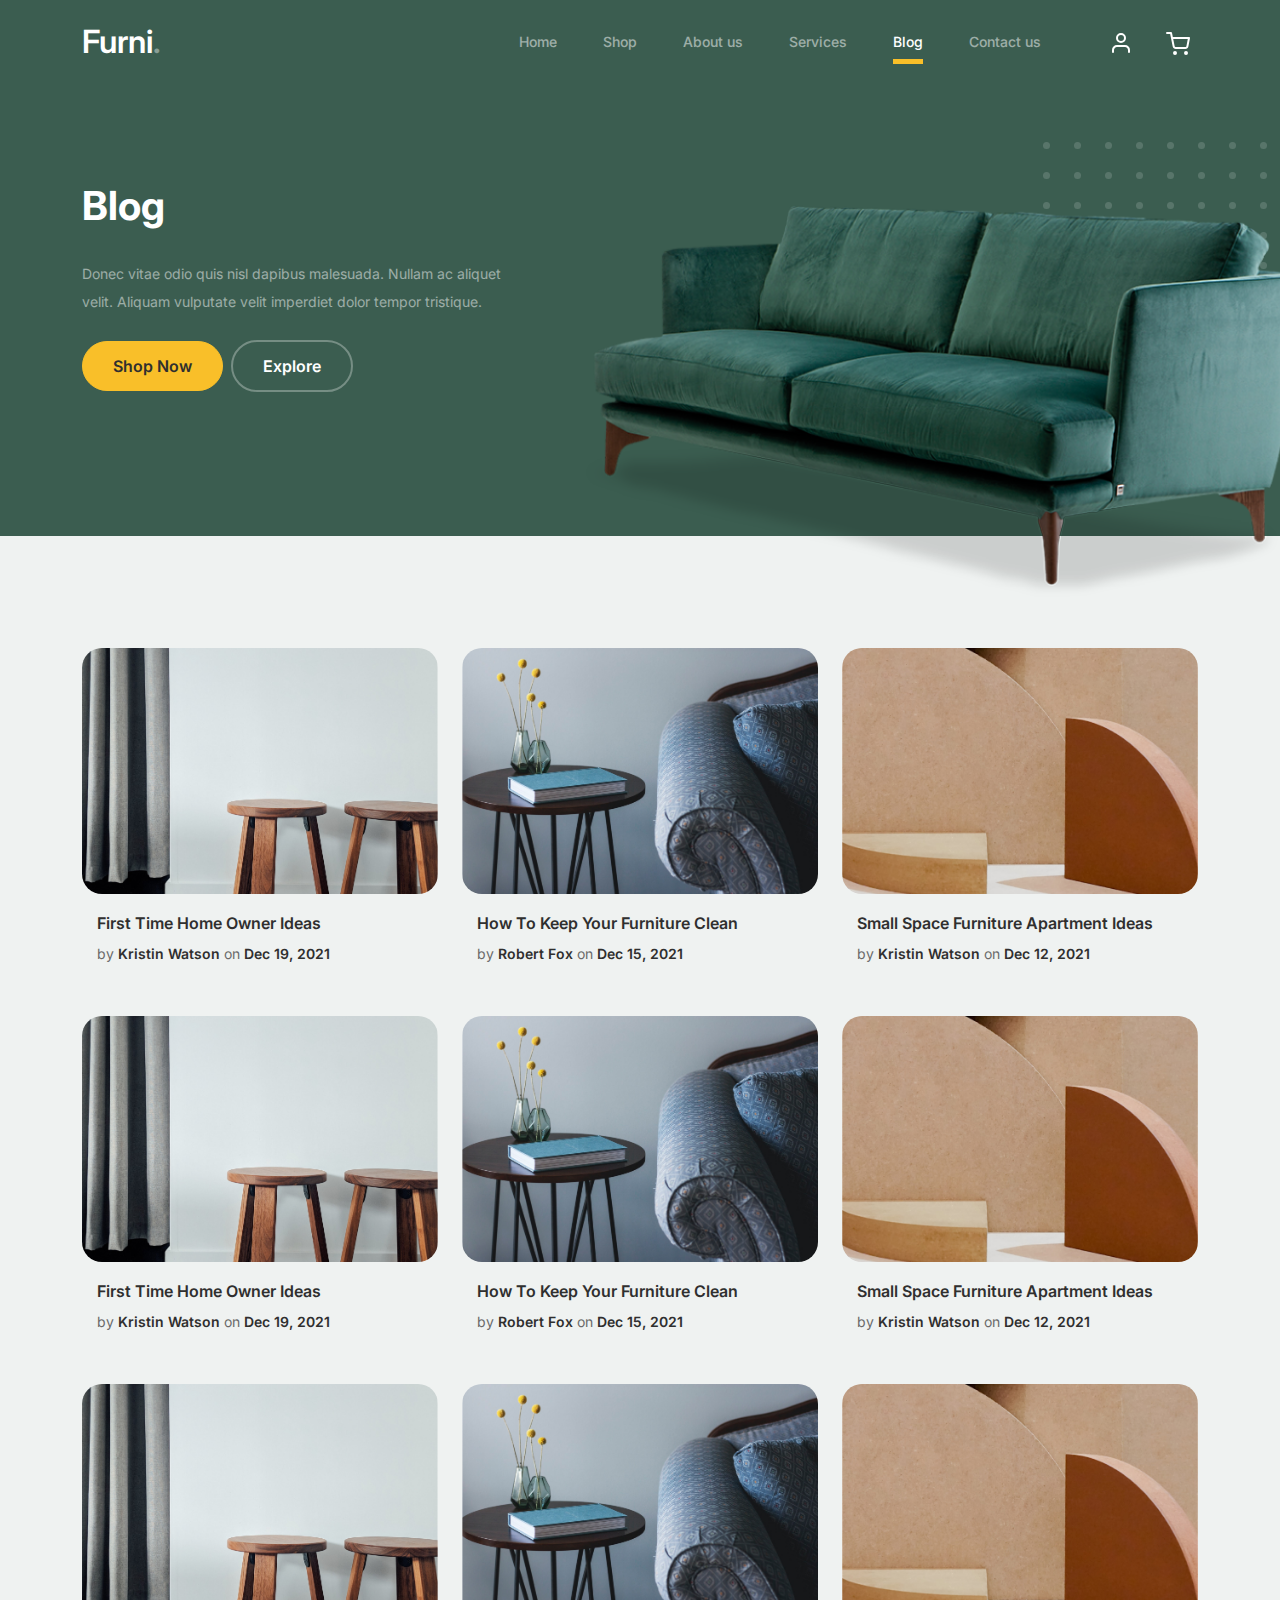
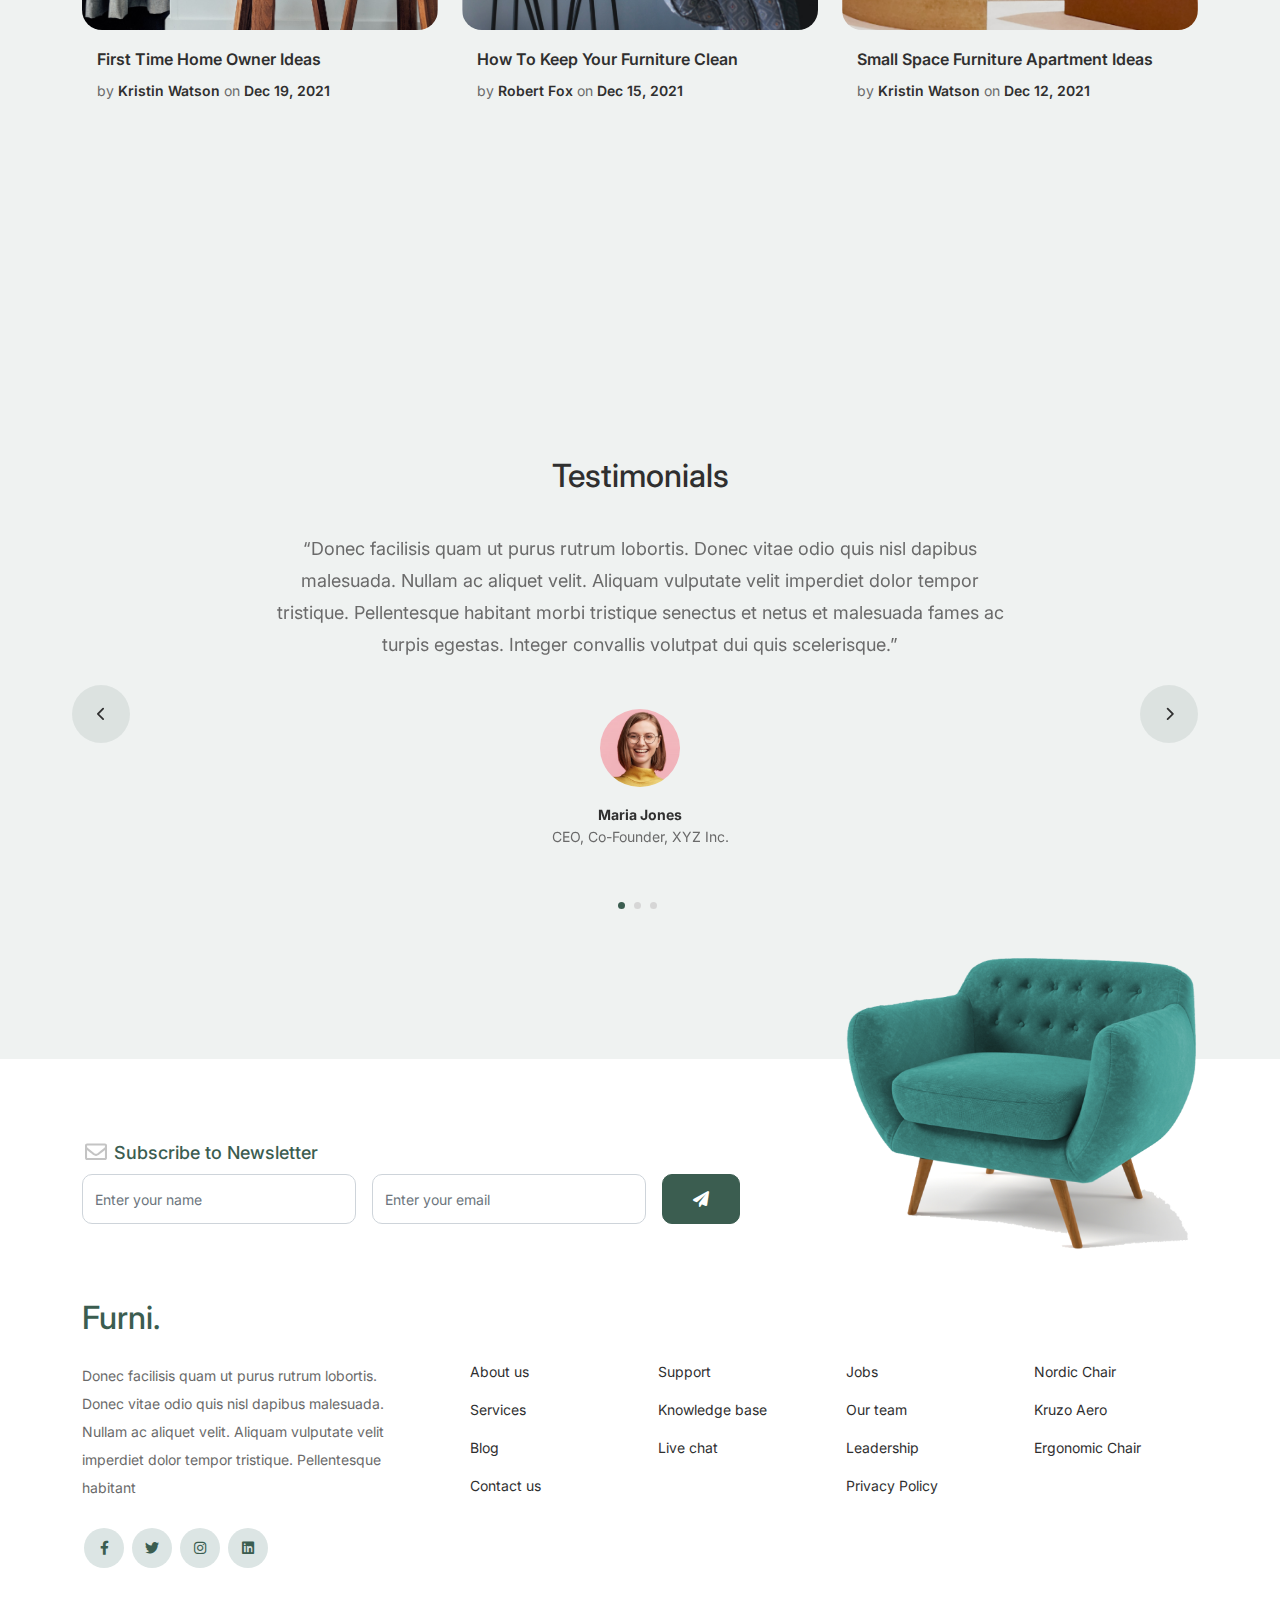
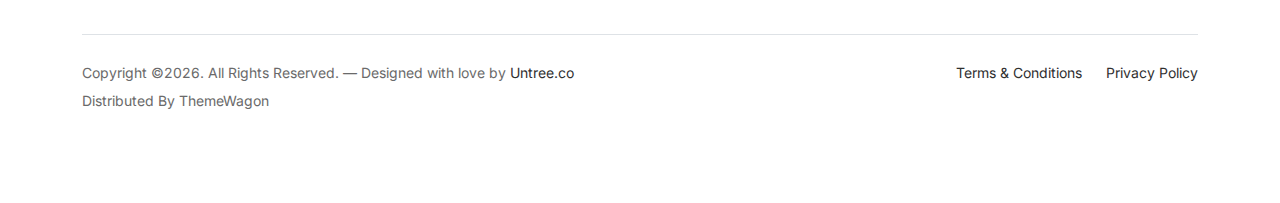
<file: resources/furni-1.0.0/furni-1.0.0/blog.html>
<!-- /*
* Bootstrap 5
* Template Name: Furni
* Template Author: Untree.co
* Template URI: https://untree.co/
* License: https://creativecommons.org/licenses/by/3.0/
*/ -->
<!doctype html>
<html lang="en">
<head>
  <meta charset="utf-8">
  <meta name="viewport" content="width=device-width, initial-scale=1, shrink-to-fit=no">
  <meta name="author" content="Untree.co">
  <link rel="shortcut icon" href="favicon.png">

  <meta name="description" content="" />
  <meta name="keywords" content="bootstrap, bootstrap4" />

		<!-- Bootstrap CSS -->
		<link href="css/bootstrap.min.css" rel="stylesheet">
		<link href="https://cdnjs.cloudflare.com/ajax/libs/font-awesome/6.0.0-beta3/css/all.min.css" rel="stylesheet">
		<link href="css/tiny-slider.css" rel="stylesheet">
		<link href="css/style.css" rel="stylesheet">
		<title>Furni Free Bootstrap 5 Template for Furniture and Interior Design Websites by Untree.co </title>
	</head>

	<body>

		<!-- Start Header/Navigation -->
		<nav class="custom-navbar navbar navbar navbar-expand-md navbar-dark bg-dark" arial-label="Furni navigation bar">

			<div class="container">
				<a class="navbar-brand" href="index.html">Furni<span>.</span></a>

				<button class="navbar-toggler" type="button" data-bs-toggle="collapse" data-bs-target="#navbarsFurni" aria-controls="navbarsFurni" aria-expanded="false" aria-label="Toggle navigation">
					<span class="navbar-toggler-icon"></span>
				</button>

				<div class="collapse navbar-collapse" id="navbarsFurni">
					<ul class="custom-navbar-nav navbar-nav ms-auto mb-2 mb-md-0">
						<li class="nav-item">
							<a class="nav-link" href="index.html">Home</a>
						</li>
						<li><a class="nav-link" href="shop.html">Shop</a></li>
						<li><a class="nav-link" href="about.html">About us</a></li>
						<li><a class="nav-link" href="services.html">Services</a></li>
						<li class="active"><a class="nav-link" href="blog.html">Blog</a></li>
						<li><a class="nav-link" href="contact.html">Contact us</a></li>
					</ul>

					<ul class="custom-navbar-cta navbar-nav mb-2 mb-md-0 ms-5">
						<li><a class="nav-link" href="#"><img src="images/user.svg"></a></li>
						<li><a class="nav-link" href="cart.html"><img src="images/cart.svg"></a></li>
					</ul>
				</div>
			</div>
				
		</nav>
		<!-- End Header/Navigation -->

		<!-- Start Hero Section -->
			<div class="hero">
				<div class="container">
					<div class="row justify-content-between">
						<div class="col-lg-5">
							<div class="intro-excerpt">
								<h1>Blog</h1>
								<p class="mb-4">Donec vitae odio quis nisl dapibus malesuada. Nullam ac aliquet velit. Aliquam vulputate velit imperdiet dolor tempor tristique.</p>
								<p><a href="" class="btn btn-secondary me-2">Shop Now</a><a href="#" class="btn btn-white-outline">Explore</a></p>
							</div>
						</div>
						<div class="col-lg-7">
							<div class="hero-img-wrap">
								<img src="images/couch.png" class="img-fluid">
							</div>
						</div>
					</div>
				</div>
			</div>
		<!-- End Hero Section -->

		

		<!-- Start Blog Section -->
		<div class="blog-section">
			<div class="container">
				
				<div class="row">

					<div class="col-12 col-sm-6 col-md-4 mb-5">
						<div class="post-entry">
							<a href="#" class="post-thumbnail"><img src="images/post-1.jpg" alt="Image" class="img-fluid"></a>
							<div class="post-content-entry">
								<h3><a href="#">First Time Home Owner Ideas</a></h3>
								<div class="meta">
									<span>by <a href="#">Kristin Watson</a></span> <span>on <a href="#">Dec 19, 2021</a></span>
								</div>
							</div>
						</div>
					</div>

					<div class="col-12 col-sm-6 col-md-4 mb-5">
						<div class="post-entry">
							<a href="#" class="post-thumbnail"><img src="images/post-2.jpg" alt="Image" class="img-fluid"></a>
							<div class="post-content-entry">
								<h3><a href="#">How To Keep Your Furniture Clean</a></h3>
								<div class="meta">
									<span>by <a href="#">Robert Fox</a></span> <span>on <a href="#">Dec 15, 2021</a></span>
								</div>
							</div>
						</div>
					</div>

					<div class="col-12 col-sm-6 col-md-4 mb-5">
						<div class="post-entry">
							<a href="#" class="post-thumbnail"><img src="images/post-3.jpg" alt="Image" class="img-fluid"></a>
							<div class="post-content-entry">
								<h3><a href="#">Small Space Furniture Apartment Ideas</a></h3>
								<div class="meta">
									<span>by <a href="#">Kristin Watson</a></span> <span>on <a href="#">Dec 12, 2021</a></span>
								</div>
							</div>
						</div>
					</div>

					<div class="col-12 col-sm-6 col-md-4 mb-5">
						<div class="post-entry">
							<a href="#" class="post-thumbnail"><img src="images/post-1.jpg" alt="Image" class="img-fluid"></a>
							<div class="post-content-entry">
								<h3><a href="#">First Time Home Owner Ideas</a></h3>
								<div class="meta">
									<span>by <a href="#">Kristin Watson</a></span> <span>on <a href="#">Dec 19, 2021</a></span>
								</div>
							</div>
						</div>
					</div>

					<div class="col-12 col-sm-6 col-md-4 mb-5">
						<div class="post-entry">
							<a href="#" class="post-thumbnail"><img src="images/post-2.jpg" alt="Image" class="img-fluid"></a>
							<div class="post-content-entry">
								<h3><a href="#">How To Keep Your Furniture Clean</a></h3>
								<div class="meta">
									<span>by <a href="#">Robert Fox</a></span> <span>on <a href="#">Dec 15, 2021</a></span>
								</div>
							</div>
						</div>
					</div>

					<div class="col-12 col-sm-6 col-md-4 mb-5">
						<div class="post-entry">
							<a href="#" class="post-thumbnail"><img src="images/post-3.jpg" alt="Image" class="img-fluid"></a>
							<div class="post-content-entry">
								<h3><a href="#">Small Space Furniture Apartment Ideas</a></h3>
								<div class="meta">
									<span>by <a href="#">Kristin Watson</a></span> <span>on <a href="#">Dec 12, 2021</a></span>
								</div>
							</div>
						</div>
					</div>

					<div class="col-12 col-sm-6 col-md-4 mb-5">
						<div class="post-entry">
							<a href="#" class="post-thumbnail"><img src="images/post-1.jpg" alt="Image" class="img-fluid"></a>
							<div class="post-content-entry">
								<h3><a href="#">First Time Home Owner Ideas</a></h3>
								<div class="meta">
									<span>by <a href="#">Kristin Watson</a></span> <span>on <a href="#">Dec 19, 2021</a></span>
								</div>
							</div>
						</div>
					</div>

					<div class="col-12 col-sm-6 col-md-4 mb-5">
						<div class="post-entry">
							<a href="#" class="post-thumbnail"><img src="images/post-2.jpg" alt="Image" class="img-fluid"></a>
							<div class="post-content-entry">
								<h3><a href="#">How To Keep Your Furniture Clean</a></h3>
								<div class="meta">
									<span>by <a href="#">Robert Fox</a></span> <span>on <a href="#">Dec 15, 2021</a></span>
								</div>
							</div>
						</div>
					</div>

					<div class="col-12 col-sm-6 col-md-4 mb-5">
						<div class="post-entry">
							<a href="#" class="post-thumbnail"><img src="images/post-3.jpg" alt="Image" class="img-fluid"></a>
							<div class="post-content-entry">
								<h3><a href="#">Small Space Furniture Apartment Ideas</a></h3>
								<div class="meta">
									<span>by <a href="#">Kristin Watson</a></span> <span>on <a href="#">Dec 12, 2021</a></span>
								</div>
							</div>
						</div>
					</div>

				</div>
			</div>
		</div>
		<!-- End Blog Section -->	

		

		<!-- Start Testimonial Slider -->
		<div class="testimonial-section before-footer-section">
			<div class="container">
				<div class="row">
					<div class="col-lg-7 mx-auto text-center">
						<h2 class="section-title">Testimonials</h2>
					</div>
				</div>

				<div class="row justify-content-center">
					<div class="col-lg-12">
						<div class="testimonial-slider-wrap text-center">

							<div id="testimonial-nav">
								<span class="prev" data-controls="prev"><span class="fa fa-chevron-left"></span></span>
								<span class="next" data-controls="next"><span class="fa fa-chevron-right"></span></span>
							</div>

							<div class="testimonial-slider">
								
								<div class="item">
									<div class="row justify-content-center">
										<div class="col-lg-8 mx-auto">

											<div class="testimonial-block text-center">
												<blockquote class="mb-5">
													<p>&ldquo;Donec facilisis quam ut purus rutrum lobortis. Donec vitae odio quis nisl dapibus malesuada. Nullam ac aliquet velit. Aliquam vulputate velit imperdiet dolor tempor tristique. Pellentesque habitant morbi tristique senectus et netus et malesuada fames ac turpis egestas. Integer convallis volutpat dui quis scelerisque.&rdquo;</p>
												</blockquote>

												<div class="author-info">
													<div class="author-pic">
														<img src="images/person-1.png" alt="Maria Jones" class="img-fluid">
													</div>
													<h3 class="font-weight-bold">Maria Jones</h3>
													<span class="position d-block mb-3">CEO, Co-Founder, XYZ Inc.</span>
												</div>
											</div>

										</div>
									</div>
								</div> 
								<!-- END item -->

								<div class="item">
									<div class="row justify-content-center">
										<div class="col-lg-8 mx-auto">

											<div class="testimonial-block text-center">
												<blockquote class="mb-5">
													<p>&ldquo;Donec facilisis quam ut purus rutrum lobortis. Donec vitae odio quis nisl dapibus malesuada. Nullam ac aliquet velit. Aliquam vulputate velit imperdiet dolor tempor tristique. Pellentesque habitant morbi tristique senectus et netus et malesuada fames ac turpis egestas. Integer convallis volutpat dui quis scelerisque.&rdquo;</p>
												</blockquote>

												<div class="author-info">
													<div class="author-pic">
														<img src="images/person-1.png" alt="Maria Jones" class="img-fluid">
													</div>
													<h3 class="font-weight-bold">Maria Jones</h3>
													<span class="position d-block mb-3">CEO, Co-Founder, XYZ Inc.</span>
												</div>
											</div>

										</div>
									</div>
								</div> 
								<!-- END item -->

								<div class="item">
									<div class="row justify-content-center">
										<div class="col-lg-8 mx-auto">

											<div class="testimonial-block text-center">
												<blockquote class="mb-5">
													<p>&ldquo;Donec facilisis quam ut purus rutrum lobortis. Donec vitae odio quis nisl dapibus malesuada. Nullam ac aliquet velit. Aliquam vulputate velit imperdiet dolor tempor tristique. Pellentesque habitant morbi tristique senectus et netus et malesuada fames ac turpis egestas. Integer convallis volutpat dui quis scelerisque.&rdquo;</p>
												</blockquote>

												<div class="author-info">
													<div class="author-pic">
														<img src="images/person-1.png" alt="Maria Jones" class="img-fluid">
													</div>
													<h3 class="font-weight-bold">Maria Jones</h3>
													<span class="position d-block mb-3">CEO, Co-Founder, XYZ Inc.</span>
												</div>
											</div>

										</div>
									</div>
								</div> 
								<!-- END item -->

							</div>

						</div>
					</div>
				</div>
			</div>
		</div>
		<!-- End Testimonial Slider -->

		

		<!-- Start Footer Section -->
		<footer class="footer-section">
			<div class="container relative">

				<div class="sofa-img">
					<img src="images/sofa.png" alt="Image" class="img-fluid">
				</div>

				<div class="row">
					<div class="col-lg-8">
						<div class="subscription-form">
							<h3 class="d-flex align-items-center"><span class="me-1"><img src="images/envelope-outline.svg" alt="Image" class="img-fluid"></span><span>Subscribe to Newsletter</span></h3>

							<form action="#" class="row g-3">
								<div class="col-auto">
									<input type="text" class="form-control" placeholder="Enter your name">
								</div>
								<div class="col-auto">
									<input type="email" class="form-control" placeholder="Enter your email">
								</div>
								<div class="col-auto">
									<button class="btn btn-primary">
										<span class="fa fa-paper-plane"></span>
									</button>
								</div>
							</form>

						</div>
					</div>
				</div>

				<div class="row g-5 mb-5">
					<div class="col-lg-4">
						<div class="mb-4 footer-logo-wrap"><a href="#" class="footer-logo">Furni<span>.</span></a></div>
						<p class="mb-4">Donec facilisis quam ut purus rutrum lobortis. Donec vitae odio quis nisl dapibus malesuada. Nullam ac aliquet velit. Aliquam vulputate velit imperdiet dolor tempor tristique. Pellentesque habitant</p>

						<ul class="list-unstyled custom-social">
							<li><a href="#"><span class="fa fa-brands fa-facebook-f"></span></a></li>
							<li><a href="#"><span class="fa fa-brands fa-twitter"></span></a></li>
							<li><a href="#"><span class="fa fa-brands fa-instagram"></span></a></li>
							<li><a href="#"><span class="fa fa-brands fa-linkedin"></span></a></li>
						</ul>
					</div>

					<div class="col-lg-8">
						<div class="row links-wrap">
							<div class="col-6 col-sm-6 col-md-3">
								<ul class="list-unstyled">
									<li><a href="#">About us</a></li>
									<li><a href="#">Services</a></li>
									<li><a href="#">Blog</a></li>
									<li><a href="#">Contact us</a></li>
								</ul>
							</div>

							<div class="col-6 col-sm-6 col-md-3">
								<ul class="list-unstyled">
									<li><a href="#">Support</a></li>
									<li><a href="#">Knowledge base</a></li>
									<li><a href="#">Live chat</a></li>
								</ul>
							</div>

							<div class="col-6 col-sm-6 col-md-3">
								<ul class="list-unstyled">
									<li><a href="#">Jobs</a></li>
									<li><a href="#">Our team</a></li>
									<li><a href="#">Leadership</a></li>
									<li><a href="#">Privacy Policy</a></li>
								</ul>
							</div>

							<div class="col-6 col-sm-6 col-md-3">
								<ul class="list-unstyled">
									<li><a href="#">Nordic Chair</a></li>
									<li><a href="#">Kruzo Aero</a></li>
									<li><a href="#">Ergonomic Chair</a></li>
								</ul>
							</div>
						</div>
					</div>

				</div>

				<div class="border-top copyright">
					<div class="row pt-4">
						<div class="col-lg-6">
							<p class="mb-2 text-center text-lg-start">Copyright &copy;<script>document.write(new Date().getFullYear());</script>. All Rights Reserved. &mdash; Designed with love by <a href="https://untree.co">Untree.co</a> Distributed By <a hreff="https://themewagon.com">ThemeWagon</a>  <!-- License information: https://untree.co/license/ -->
            </p>
						</div>

						<div class="col-lg-6 text-center text-lg-end">
							<ul class="list-unstyled d-inline-flex ms-auto">
								<li class="me-4"><a href="#">Terms &amp; Conditions</a></li>
								<li><a href="#">Privacy Policy</a></li>
							</ul>
						</div>

					</div>
				</div>

			</div>
		</footer>
		<!-- End Footer Section -->	


		<script src="js/bootstrap.bundle.min.js"></script>
		<script src="js/tiny-slider.js"></script>
		<script src="js/custom.js"></script>
	</body>

</html>
</file>
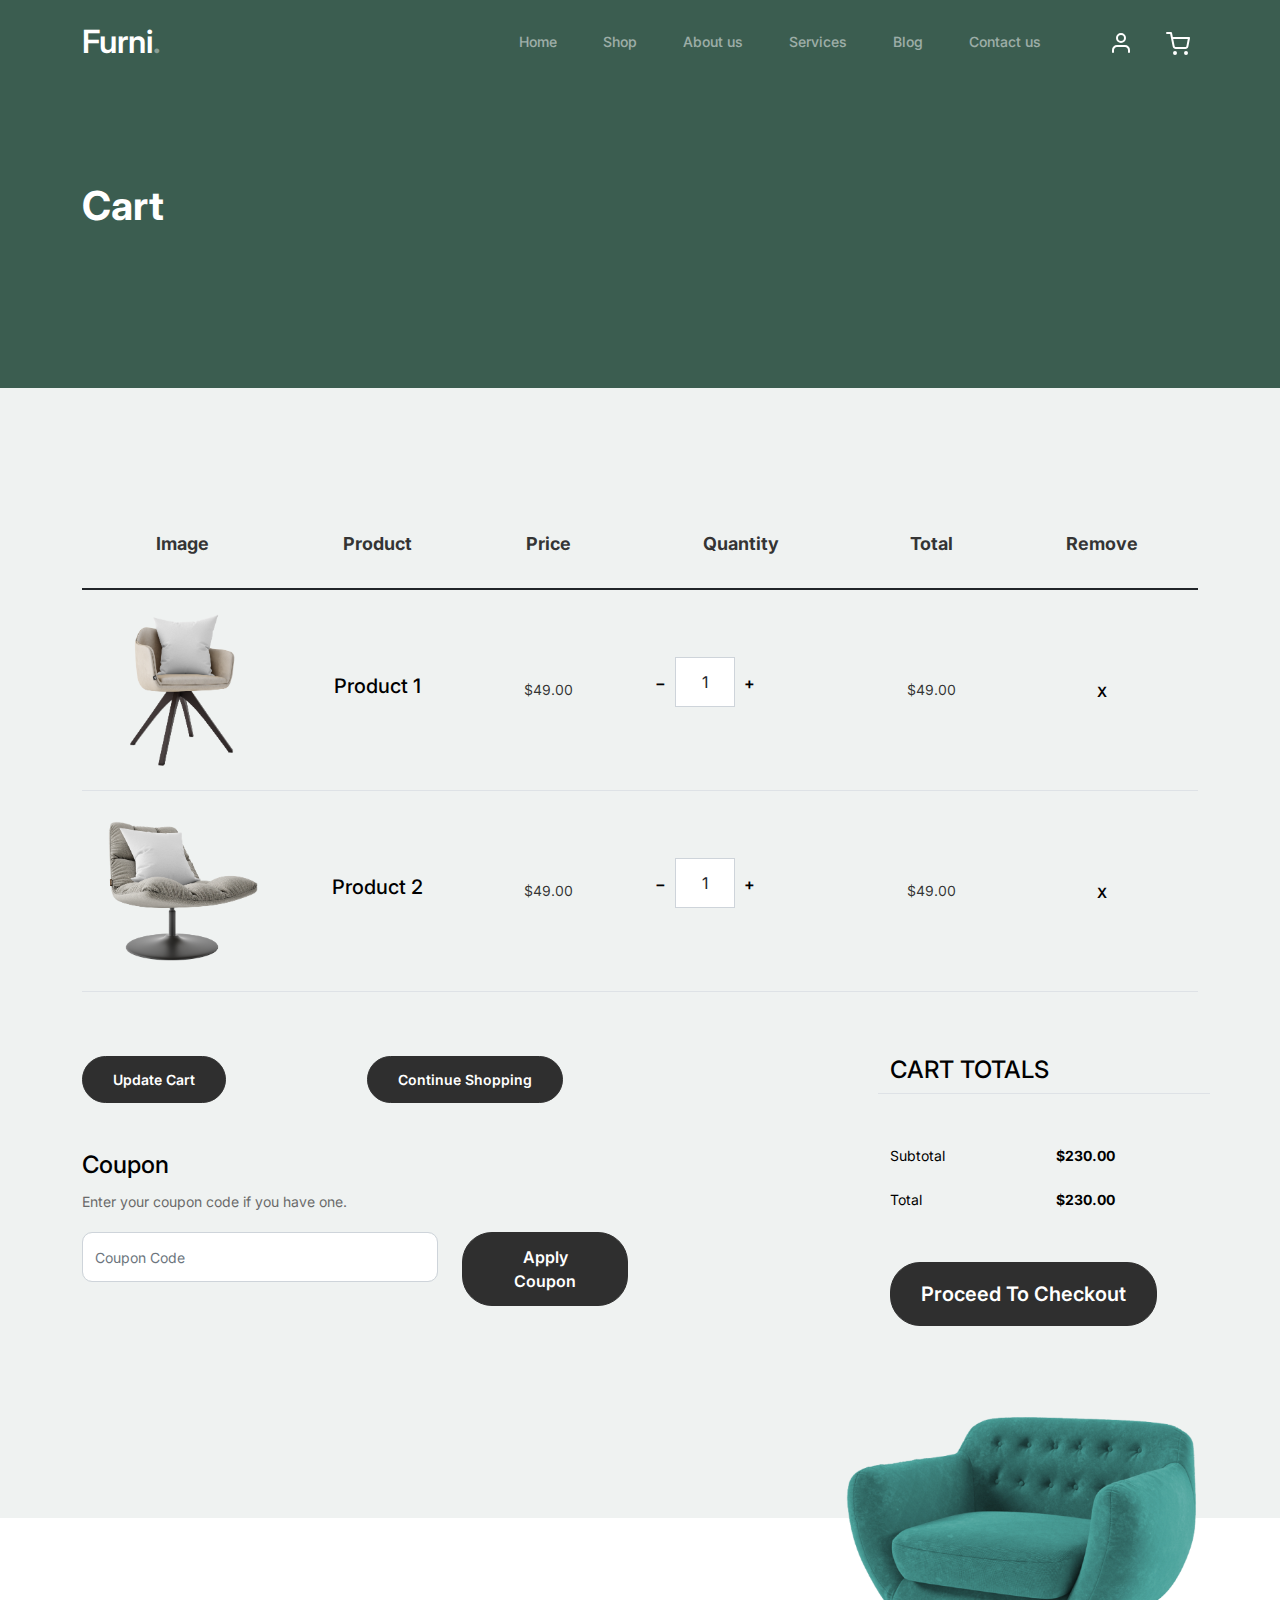
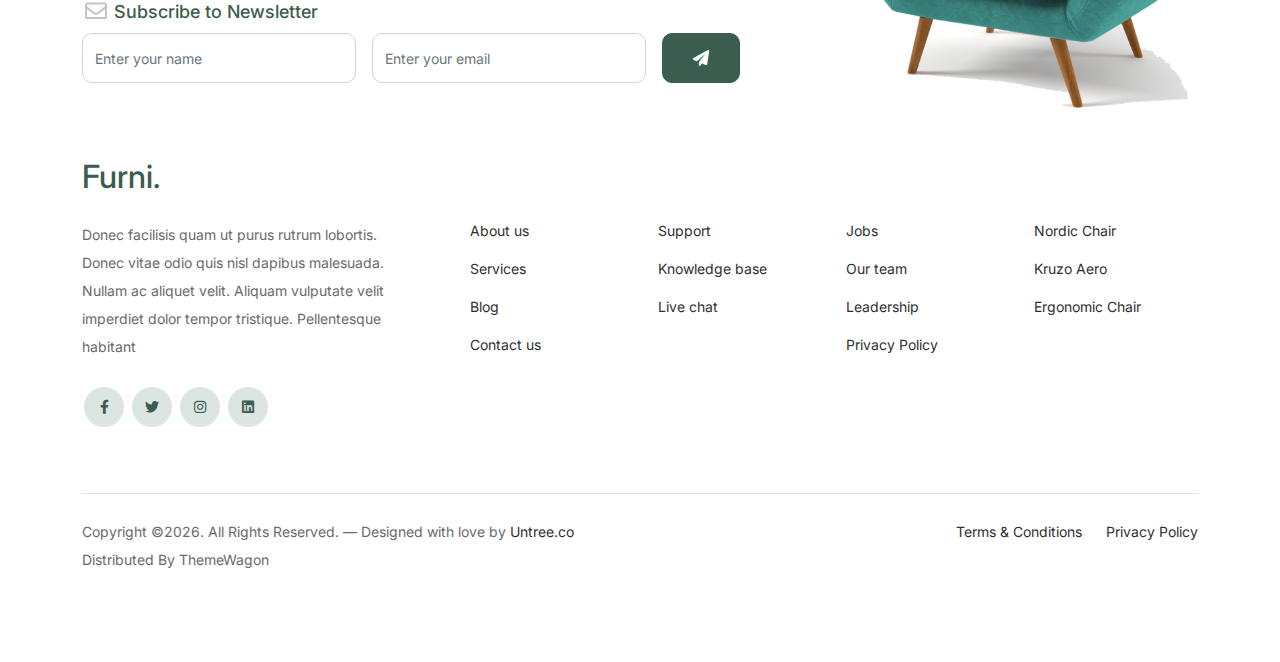
<file: resources/furni-1.0.0/furni-1.0.0/cart.html>
<!-- /*
* Bootstrap 5
* Template Name: Furni
* Template Author: Untree.co
* Template URI: https://untree.co/
* License: https://creativecommons.org/licenses/by/3.0/
*/ -->
<!doctype html>
<html lang="en">
<head>
  <meta charset="utf-8">
  <meta name="viewport" content="width=device-width, initial-scale=1, shrink-to-fit=no">
  <meta name="author" content="Untree.co">
  <link rel="shortcut icon" href="favicon.png">

  <meta name="description" content="" />
  <meta name="keywords" content="bootstrap, bootstrap4" />

		<!-- Bootstrap CSS -->
		<link href="css/bootstrap.min.css" rel="stylesheet">
		<link href="https://cdnjs.cloudflare.com/ajax/libs/font-awesome/6.0.0-beta3/css/all.min.css" rel="stylesheet">
		<link href="css/tiny-slider.css" rel="stylesheet">
		<link href="css/style.css" rel="stylesheet">
		<title>Furni Free Bootstrap 5 Template for Furniture and Interior Design Websites by Untree.co </title>
	</head>

	<body>

		<!-- Start Header/Navigation -->
		<nav class="custom-navbar navbar navbar navbar-expand-md navbar-dark bg-dark" arial-label="Furni navigation bar">

			<div class="container">
				<a class="navbar-brand" href="index.html">Furni<span>.</span></a>

				<button class="navbar-toggler" type="button" data-bs-toggle="collapse" data-bs-target="#navbarsFurni" aria-controls="navbarsFurni" aria-expanded="false" aria-label="Toggle navigation">
					<span class="navbar-toggler-icon"></span>
				</button>

				<div class="collapse navbar-collapse" id="navbarsFurni">
					<ul class="custom-navbar-nav navbar-nav ms-auto mb-2 mb-md-0">
						<li class="nav-item ">
							<a class="nav-link" href="index.html">Home</a>
						</li>
						<li><a class="nav-link" href="shop.html">Shop</a></li>
						<li><a class="nav-link" href="about.html">About us</a></li>
						<li><a class="nav-link" href="services.html">Services</a></li>
						<li><a class="nav-link" href="blog.html">Blog</a></li>
						<li><a class="nav-link" href="contact.html">Contact us</a></li>
					</ul>

					<ul class="custom-navbar-cta navbar-nav mb-2 mb-md-0 ms-5">
						<li><a class="nav-link" href="#"><img src="images/user.svg"></a></li>
						<li><a class="nav-link" href="cart.html"><img src="images/cart.svg"></a></li>
					</ul>
				</div>
			</div>
				
		</nav>
		<!-- End Header/Navigation -->

		<!-- Start Hero Section -->
			<div class="hero">
				<div class="container">
					<div class="row justify-content-between">
						<div class="col-lg-5">
							<div class="intro-excerpt">
								<h1>Cart</h1>
							</div>
						</div>
						<div class="col-lg-7">
							
						</div>
					</div>
				</div>
			</div>
		<!-- End Hero Section -->

		

		<div class="untree_co-section before-footer-section">
            <div class="container">
              <div class="row mb-5">
                <form class="col-md-12" method="post">
                  <div class="site-blocks-table">
                    <table class="table">
                      <thead>
                        <tr>
                          <th class="product-thumbnail">Image</th>
                          <th class="product-name">Product</th>
                          <th class="product-price">Price</th>
                          <th class="product-quantity">Quantity</th>
                          <th class="product-total">Total</th>
                          <th class="product-remove">Remove</th>
                        </tr>
                      </thead>
                      <tbody>
                        <tr>
                          <td class="product-thumbnail">
                            <img src="images/product-1.png" alt="Image" class="img-fluid">
                          </td>
                          <td class="product-name">
                            <h2 class="h5 text-black">Product 1</h2>
                          </td>
                          <td>$49.00</td>
                          <td>
                            <div class="input-group mb-3 d-flex align-items-center quantity-container" style="max-width: 120px;">
                              <div class="input-group-prepend">
                                <button class="btn btn-outline-black decrease" type="button">&minus;</button>
                              </div>
                              <input type="text" class="form-control text-center quantity-amount" value="1" placeholder="" aria-label="Example text with button addon" aria-describedby="button-addon1">
                              <div class="input-group-append">
                                <button class="btn btn-outline-black increase" type="button">&plus;</button>
                              </div>
                            </div>
        
                          </td>
                          <td>$49.00</td>
                          <td><a href="#" class="btn btn-black btn-sm">X</a></td>
                        </tr>
        
                        <tr>
                          <td class="product-thumbnail">
                            <img src="images/product-2.png" alt="Image" class="img-fluid">
                          </td>
                          <td class="product-name">
                            <h2 class="h5 text-black">Product 2</h2>
                          </td>
                          <td>$49.00</td>
                          <td>
                            <div class="input-group mb-3 d-flex align-items-center quantity-container" style="max-width: 120px;">
                              <div class="input-group-prepend">
                                <button class="btn btn-outline-black decrease" type="button">&minus;</button>
                              </div>
                              <input type="text" class="form-control text-center quantity-amount" value="1" placeholder="" aria-label="Example text with button addon" aria-describedby="button-addon1">
                              <div class="input-group-append">
                                <button class="btn btn-outline-black increase" type="button">&plus;</button>
                              </div>
                            </div>
        
                          </td>
                          <td>$49.00</td>
                          <td><a href="#" class="btn btn-black btn-sm">X</a></td>
                        </tr>
                      </tbody>
                    </table>
                  </div>
                </form>
              </div>
        
              <div class="row">
                <div class="col-md-6">
                  <div class="row mb-5">
                    <div class="col-md-6 mb-3 mb-md-0">
                      <button class="btn btn-black btn-sm btn-block">Update Cart</button>
                    </div>
                    <div class="col-md-6">
                      <button class="btn btn-outline-black btn-sm btn-block">Continue Shopping</button>
                    </div>
                  </div>
                  <div class="row">
                    <div class="col-md-12">
                      <label class="text-black h4" for="coupon">Coupon</label>
                      <p>Enter your coupon code if you have one.</p>
                    </div>
                    <div class="col-md-8 mb-3 mb-md-0">
                      <input type="text" class="form-control py-3" id="coupon" placeholder="Coupon Code">
                    </div>
                    <div class="col-md-4">
                      <button class="btn btn-black">Apply Coupon</button>
                    </div>
                  </div>
                </div>
                <div class="col-md-6 pl-5">
                  <div class="row justify-content-end">
                    <div class="col-md-7">
                      <div class="row">
                        <div class="col-md-12 text-right border-bottom mb-5">
                          <h3 class="text-black h4 text-uppercase">Cart Totals</h3>
                        </div>
                      </div>
                      <div class="row mb-3">
                        <div class="col-md-6">
                          <span class="text-black">Subtotal</span>
                        </div>
                        <div class="col-md-6 text-right">
                          <strong class="text-black">$230.00</strong>
                        </div>
                      </div>
                      <div class="row mb-5">
                        <div class="col-md-6">
                          <span class="text-black">Total</span>
                        </div>
                        <div class="col-md-6 text-right">
                          <strong class="text-black">$230.00</strong>
                        </div>
                      </div>
        
                      <div class="row">
                        <div class="col-md-12">
                          <button class="btn btn-black btn-lg py-3 btn-block" onclick="window.location='checkout.html'">Proceed To Checkout</button>
                        </div>
                      </div>
                    </div>
                  </div>
                </div>
              </div>
            </div>
          </div>
		

		<!-- Start Footer Section -->
		<footer class="footer-section">
			<div class="container relative">

				<div class="sofa-img">
					<img src="images/sofa.png" alt="Image" class="img-fluid">
				</div>

				<div class="row">
					<div class="col-lg-8">
						<div class="subscription-form">
							<h3 class="d-flex align-items-center"><span class="me-1"><img src="images/envelope-outline.svg" alt="Image" class="img-fluid"></span><span>Subscribe to Newsletter</span></h3>

							<form action="#" class="row g-3">
								<div class="col-auto">
									<input type="text" class="form-control" placeholder="Enter your name">
								</div>
								<div class="col-auto">
									<input type="email" class="form-control" placeholder="Enter your email">
								</div>
								<div class="col-auto">
									<button class="btn btn-primary">
										<span class="fa fa-paper-plane"></span>
									</button>
								</div>
							</form>

						</div>
					</div>
				</div>

				<div class="row g-5 mb-5">
					<div class="col-lg-4">
						<div class="mb-4 footer-logo-wrap"><a href="#" class="footer-logo">Furni<span>.</span></a></div>
						<p class="mb-4">Donec facilisis quam ut purus rutrum lobortis. Donec vitae odio quis nisl dapibus malesuada. Nullam ac aliquet velit. Aliquam vulputate velit imperdiet dolor tempor tristique. Pellentesque habitant</p>

						<ul class="list-unstyled custom-social">
							<li><a href="#"><span class="fa fa-brands fa-facebook-f"></span></a></li>
							<li><a href="#"><span class="fa fa-brands fa-twitter"></span></a></li>
							<li><a href="#"><span class="fa fa-brands fa-instagram"></span></a></li>
							<li><a href="#"><span class="fa fa-brands fa-linkedin"></span></a></li>
						</ul>
					</div>

					<div class="col-lg-8">
						<div class="row links-wrap">
							<div class="col-6 col-sm-6 col-md-3">
								<ul class="list-unstyled">
									<li><a href="#">About us</a></li>
									<li><a href="#">Services</a></li>
									<li><a href="#">Blog</a></li>
									<li><a href="#">Contact us</a></li>
								</ul>
							</div>

							<div class="col-6 col-sm-6 col-md-3">
								<ul class="list-unstyled">
									<li><a href="#">Support</a></li>
									<li><a href="#">Knowledge base</a></li>
									<li><a href="#">Live chat</a></li>
								</ul>
							</div>

							<div class="col-6 col-sm-6 col-md-3">
								<ul class="list-unstyled">
									<li><a href="#">Jobs</a></li>
									<li><a href="#">Our team</a></li>
									<li><a href="#">Leadership</a></li>
									<li><a href="#">Privacy Policy</a></li>
								</ul>
							</div>

							<div class="col-6 col-sm-6 col-md-3">
								<ul class="list-unstyled">
									<li><a href="#">Nordic Chair</a></li>
									<li><a href="#">Kruzo Aero</a></li>
									<li><a href="#">Ergonomic Chair</a></li>
								</ul>
							</div>
						</div>
					</div>

				</div>

				<div class="border-top copyright">
					<div class="row pt-4">
						<div class="col-lg-6">
							<p class="mb-2 text-center text-lg-start">Copyright &copy;<script>document.write(new Date().getFullYear());</script>. All Rights Reserved. &mdash; Designed with love by <a href="https://untree.co">Untree.co</a> Distributed By <a hreff="https://themewagon.com">ThemeWagon</a>  <!-- License information: https://untree.co/license/ -->
            </p>
						</div>

						<div class="col-lg-6 text-center text-lg-end">
							<ul class="list-unstyled d-inline-flex ms-auto">
								<li class="me-4"><a href="#">Terms &amp; Conditions</a></li>
								<li><a href="#">Privacy Policy</a></li>
							</ul>
						</div>

					</div>
				</div>

			</div>
		</footer>
		<!-- End Footer Section -->	


		<script src="js/bootstrap.bundle.min.js"></script>
		<script src="js/tiny-slider.js"></script>
		<script src="js/custom.js"></script>
	</body>

</html>
</file>
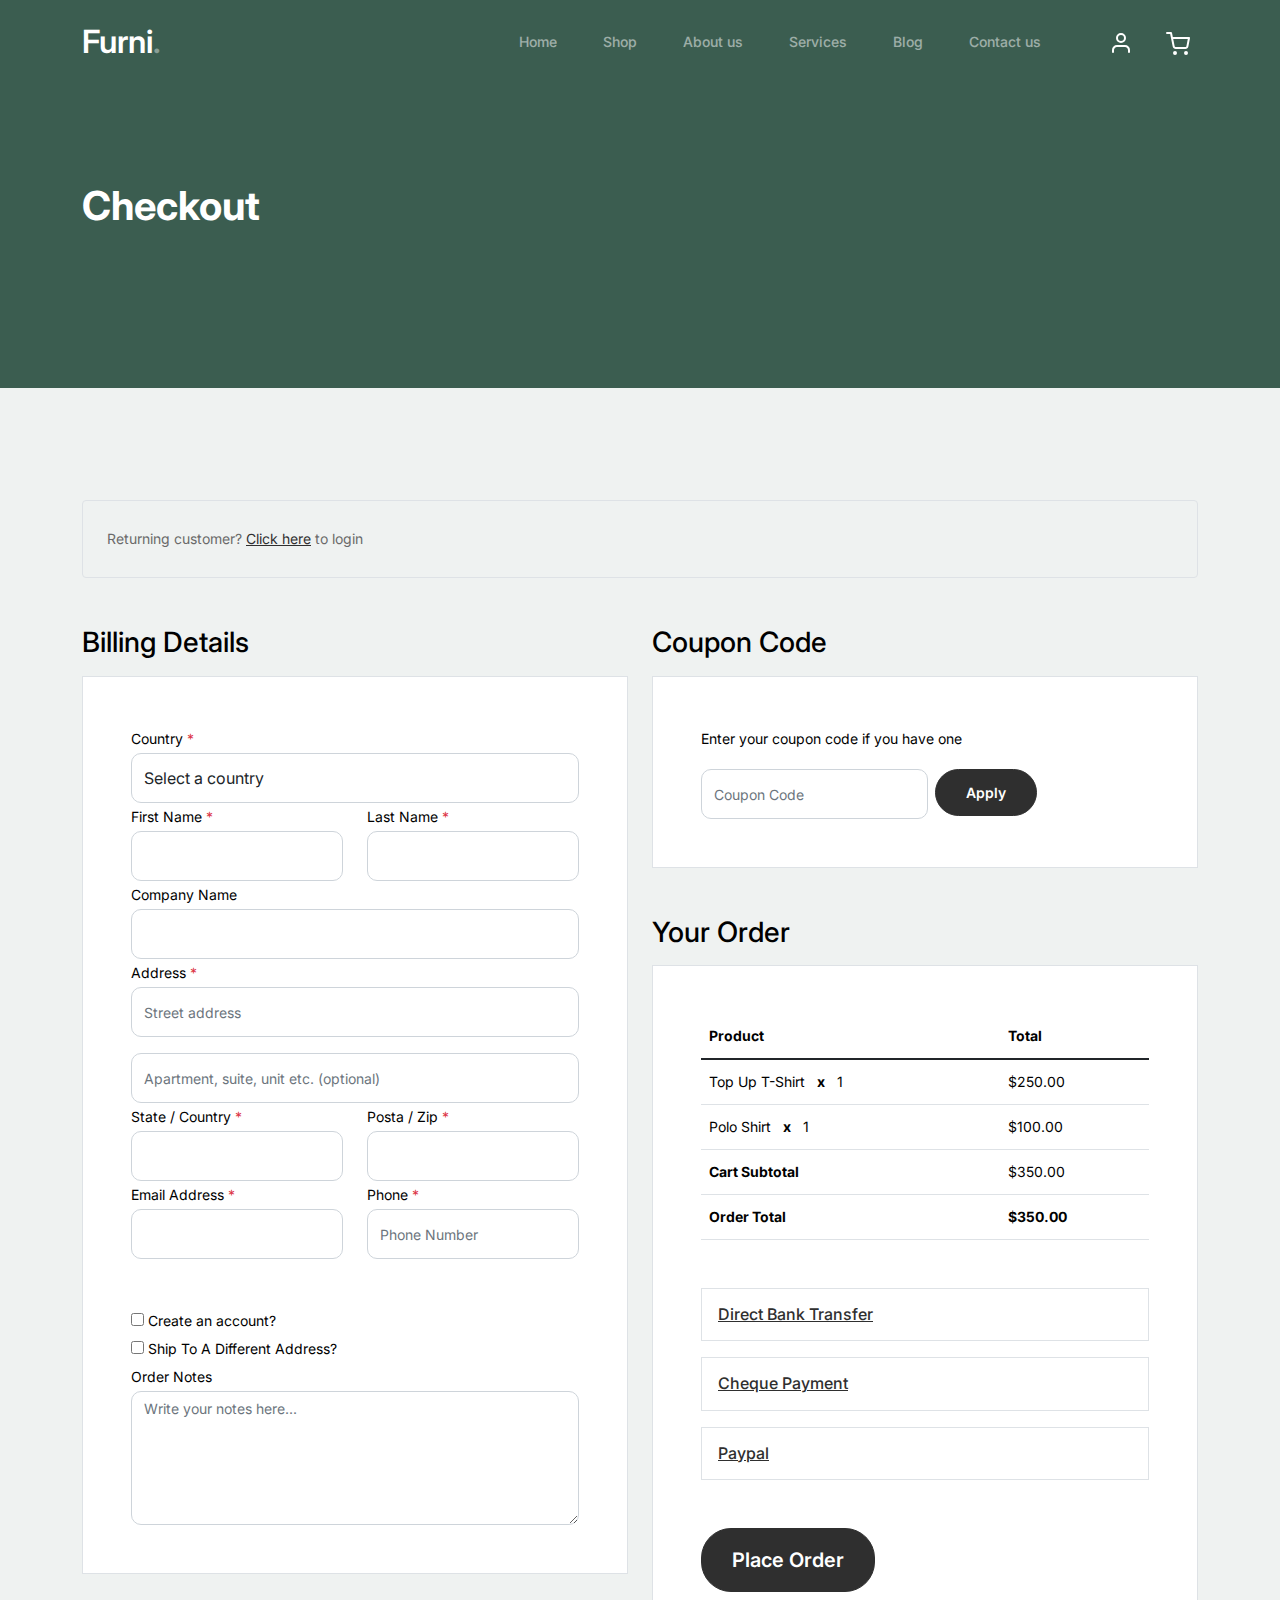
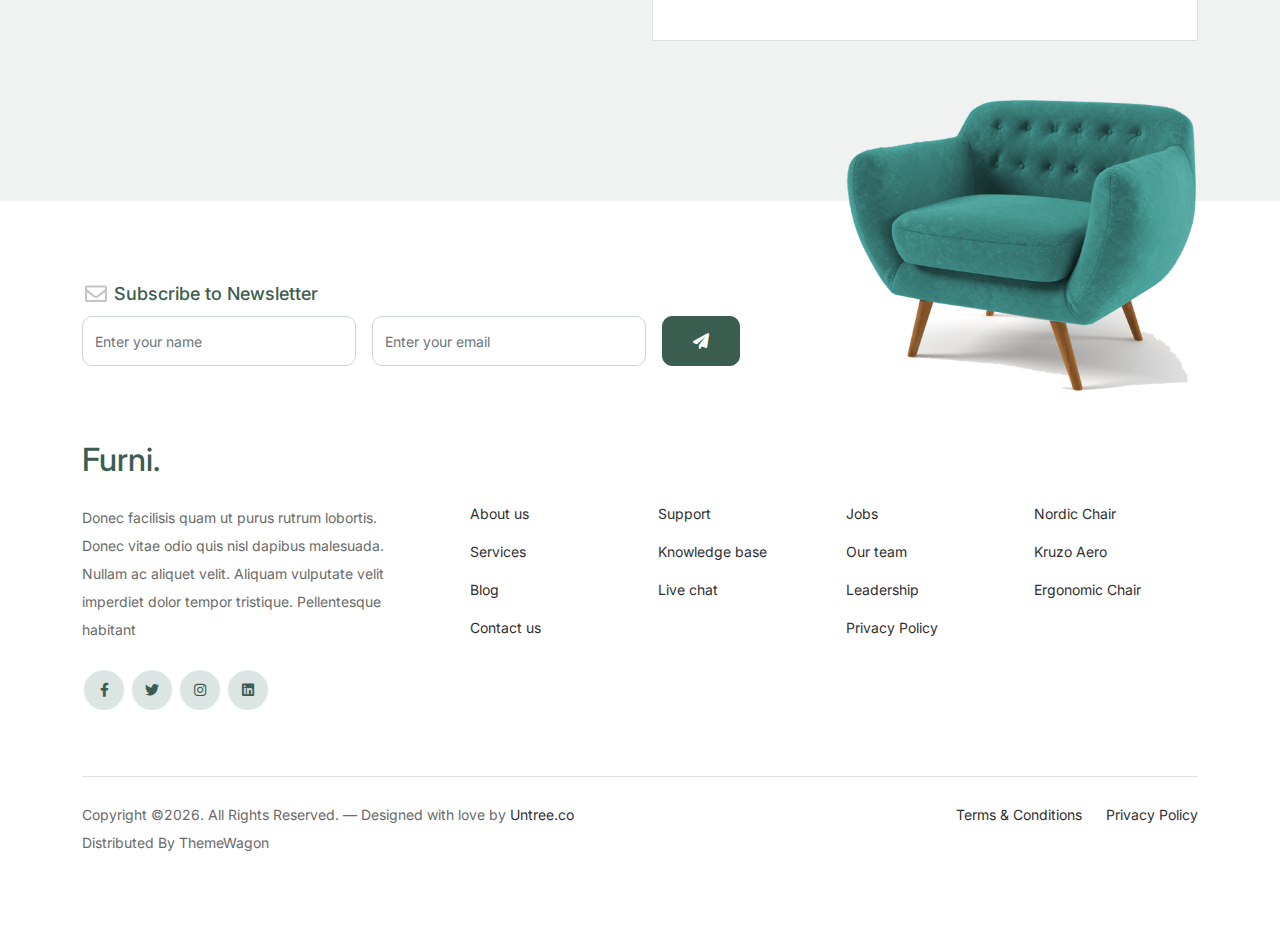
<file: resources/furni-1.0.0/furni-1.0.0/checkout.html>
<!-- /*
* Bootstrap 5
* Template Name: Furni
* Template Author: Untree.co
* Template URI: https://untree.co/
* License: https://creativecommons.org/licenses/by/3.0/
*/ -->
<!doctype html>
<html lang="en">
<head>
  <meta charset="utf-8">
  <meta name="viewport" content="width=device-width, initial-scale=1, shrink-to-fit=no">
  <meta name="author" content="Untree.co">
  <link rel="shortcut icon" href="favicon.png">

  <meta name="description" content="" />
  <meta name="keywords" content="bootstrap, bootstrap4" />

		<!-- Bootstrap CSS -->
		<link href="css/bootstrap.min.css" rel="stylesheet">
		<link href="https://cdnjs.cloudflare.com/ajax/libs/font-awesome/6.0.0-beta3/css/all.min.css" rel="stylesheet">
		<link href="css/tiny-slider.css" rel="stylesheet">
		<link href="css/style.css" rel="stylesheet">
		<title>Furni Free Bootstrap 5 Template for Furniture and Interior Design Websites by Untree.co </title>
	</head>

	<body>

		<!-- Start Header/Navigation -->
		<nav class="custom-navbar navbar navbar navbar-expand-md navbar-dark bg-dark" arial-label="Furni navigation bar">

			<div class="container">
				<a class="navbar-brand" href="index.html">Furni<span>.</span></a>

				<button class="navbar-toggler" type="button" data-bs-toggle="collapse" data-bs-target="#navbarsFurni" aria-controls="navbarsFurni" aria-expanded="false" aria-label="Toggle navigation">
					<span class="navbar-toggler-icon"></span>
				</button>

				<div class="collapse navbar-collapse" id="navbarsFurni">
					<ul class="custom-navbar-nav navbar-nav ms-auto mb-2 mb-md-0">
						<li class="nav-item ">
							<a class="nav-link" href="index.html">Home</a>
						</li>
						<li><a class="nav-link" href="shop.html">Shop</a></li>
						<li><a class="nav-link" href="about.html">About us</a></li>
						<li><a class="nav-link" href="services.html">Services</a></li>
						<li><a class="nav-link" href="blog.html">Blog</a></li>
						<li><a class="nav-link" href="contact.html">Contact us</a></li>
					</ul>

					<ul class="custom-navbar-cta navbar-nav mb-2 mb-md-0 ms-5">
						<li><a class="nav-link" href="#"><img src="images/user.svg"></a></li>
						<li><a class="nav-link" href="cart.html"><img src="images/cart.svg"></a></li>
					</ul>
				</div>
			</div>
				
		</nav>
		<!-- End Header/Navigation -->

		<!-- Start Hero Section -->
			<div class="hero">
				<div class="container">
					<div class="row justify-content-between">
						<div class="col-lg-5">
							<div class="intro-excerpt">
								<h1>Checkout</h1>
							</div>
						</div>
						<div class="col-lg-7">
							
						</div>
					</div>
				</div>
			</div>
		<!-- End Hero Section -->

		<div class="untree_co-section">
		    <div class="container">
		      <div class="row mb-5">
		        <div class="col-md-12">
		          <div class="border p-4 rounded" role="alert">
		            Returning customer? <a href="#">Click here</a> to login
		          </div>
		        </div>
		      </div>
		      <div class="row">
		        <div class="col-md-6 mb-5 mb-md-0">
		          <h2 class="h3 mb-3 text-black">Billing Details</h2>
		          <div class="p-3 p-lg-5 border bg-white">
		            <div class="form-group">
		              <label for="c_country" class="text-black">Country <span class="text-danger">*</span></label>
		              <select id="c_country" class="form-control">
		                <option value="1">Select a country</option>    
		                <option value="2">bangladesh</option>    
		                <option value="3">Algeria</option>    
		                <option value="4">Afghanistan</option>    
		                <option value="5">Ghana</option>    
		                <option value="6">Albania</option>    
		                <option value="7">Bahrain</option>    
		                <option value="8">Colombia</option>    
		                <option value="9">Dominican Republic</option>    
		              </select>
		            </div>
		            <div class="form-group row">
		              <div class="col-md-6">
		                <label for="c_fname" class="text-black">First Name <span class="text-danger">*</span></label>
		                <input type="text" class="form-control" id="c_fname" name="c_fname">
		              </div>
		              <div class="col-md-6">
		                <label for="c_lname" class="text-black">Last Name <span class="text-danger">*</span></label>
		                <input type="text" class="form-control" id="c_lname" name="c_lname">
		              </div>
		            </div>

		            <div class="form-group row">
		              <div class="col-md-12">
		                <label for="c_companyname" class="text-black">Company Name </label>
		                <input type="text" class="form-control" id="c_companyname" name="c_companyname">
		              </div>
		            </div>

		            <div class="form-group row">
		              <div class="col-md-12">
		                <label for="c_address" class="text-black">Address <span class="text-danger">*</span></label>
		                <input type="text" class="form-control" id="c_address" name="c_address" placeholder="Street address">
		              </div>
		            </div>

		            <div class="form-group mt-3">
		              <input type="text" class="form-control" placeholder="Apartment, suite, unit etc. (optional)">
		            </div>

		            <div class="form-group row">
		              <div class="col-md-6">
		                <label for="c_state_country" class="text-black">State / Country <span class="text-danger">*</span></label>
		                <input type="text" class="form-control" id="c_state_country" name="c_state_country">
		              </div>
		              <div class="col-md-6">
		                <label for="c_postal_zip" class="text-black">Posta / Zip <span class="text-danger">*</span></label>
		                <input type="text" class="form-control" id="c_postal_zip" name="c_postal_zip">
		              </div>
		            </div>

		            <div class="form-group row mb-5">
		              <div class="col-md-6">
		                <label for="c_email_address" class="text-black">Email Address <span class="text-danger">*</span></label>
		                <input type="text" class="form-control" id="c_email_address" name="c_email_address">
		              </div>
		              <div class="col-md-6">
		                <label for="c_phone" class="text-black">Phone <span class="text-danger">*</span></label>
		                <input type="text" class="form-control" id="c_phone" name="c_phone" placeholder="Phone Number">
		              </div>
		            </div>

		            <div class="form-group">
		              <label for="c_create_account" class="text-black" data-bs-toggle="collapse" href="#create_an_account" role="button" aria-expanded="false" aria-controls="create_an_account"><input type="checkbox" value="1" id="c_create_account"> Create an account?</label>
		              <div class="collapse" id="create_an_account">
		                <div class="py-2 mb-4">
		                  <p class="mb-3">Create an account by entering the information below. If you are a returning customer please login at the top of the page.</p>
		                  <div class="form-group">
		                    <label for="c_account_password" class="text-black">Account Password</label>
		                    <input type="email" class="form-control" id="c_account_password" name="c_account_password" placeholder="">
		                  </div>
		                </div>
		              </div>
		            </div>


		            <div class="form-group">
		              <label for="c_ship_different_address" class="text-black" data-bs-toggle="collapse" href="#ship_different_address" role="button" aria-expanded="false" aria-controls="ship_different_address"><input type="checkbox" value="1" id="c_ship_different_address"> Ship To A Different Address?</label>
		              <div class="collapse" id="ship_different_address">
		                <div class="py-2">

		                  <div class="form-group">
		                    <label for="c_diff_country" class="text-black">Country <span class="text-danger">*</span></label>
		                    <select id="c_diff_country" class="form-control">
		                      <option value="1">Select a country</option>    
		                      <option value="2">bangladesh</option>    
		                      <option value="3">Algeria</option>    
		                      <option value="4">Afghanistan</option>    
		                      <option value="5">Ghana</option>    
		                      <option value="6">Albania</option>    
		                      <option value="7">Bahrain</option>    
		                      <option value="8">Colombia</option>    
		                      <option value="9">Dominican Republic</option>    
		                    </select>
		                  </div>


		                  <div class="form-group row">
		                    <div class="col-md-6">
		                      <label for="c_diff_fname" class="text-black">First Name <span class="text-danger">*</span></label>
		                      <input type="text" class="form-control" id="c_diff_fname" name="c_diff_fname">
		                    </div>
		                    <div class="col-md-6">
		                      <label for="c_diff_lname" class="text-black">Last Name <span class="text-danger">*</span></label>
		                      <input type="text" class="form-control" id="c_diff_lname" name="c_diff_lname">
		                    </div>
		                  </div>

		                  <div class="form-group row">
		                    <div class="col-md-12">
		                      <label for="c_diff_companyname" class="text-black">Company Name </label>
		                      <input type="text" class="form-control" id="c_diff_companyname" name="c_diff_companyname">
		                    </div>
		                  </div>

		                  <div class="form-group row  mb-3">
		                    <div class="col-md-12">
		                      <label for="c_diff_address" class="text-black">Address <span class="text-danger">*</span></label>
		                      <input type="text" class="form-control" id="c_diff_address" name="c_diff_address" placeholder="Street address">
		                    </div>
		                  </div>

		                  <div class="form-group">
		                    <input type="text" class="form-control" placeholder="Apartment, suite, unit etc. (optional)">
		                  </div>

		                  <div class="form-group row">
		                    <div class="col-md-6">
		                      <label for="c_diff_state_country" class="text-black">State / Country <span class="text-danger">*</span></label>
		                      <input type="text" class="form-control" id="c_diff_state_country" name="c_diff_state_country">
		                    </div>
		                    <div class="col-md-6">
		                      <label for="c_diff_postal_zip" class="text-black">Posta / Zip <span class="text-danger">*</span></label>
		                      <input type="text" class="form-control" id="c_diff_postal_zip" name="c_diff_postal_zip">
		                    </div>
		                  </div>

		                  <div class="form-group row mb-5">
		                    <div class="col-md-6">
		                      <label for="c_diff_email_address" class="text-black">Email Address <span class="text-danger">*</span></label>
		                      <input type="text" class="form-control" id="c_diff_email_address" name="c_diff_email_address">
		                    </div>
		                    <div class="col-md-6">
		                      <label for="c_diff_phone" class="text-black">Phone <span class="text-danger">*</span></label>
		                      <input type="text" class="form-control" id="c_diff_phone" name="c_diff_phone" placeholder="Phone Number">
		                    </div>
		                  </div>

		                </div>

		              </div>
		            </div>

		            <div class="form-group">
		              <label for="c_order_notes" class="text-black">Order Notes</label>
		              <textarea name="c_order_notes" id="c_order_notes" cols="30" rows="5" class="form-control" placeholder="Write your notes here..."></textarea>
		            </div>

		          </div>
		        </div>
		        <div class="col-md-6">

		          <div class="row mb-5">
		            <div class="col-md-12">
		              <h2 class="h3 mb-3 text-black">Coupon Code</h2>
		              <div class="p-3 p-lg-5 border bg-white">

		                <label for="c_code" class="text-black mb-3">Enter your coupon code if you have one</label>
		                <div class="input-group w-75 couponcode-wrap">
		                  <input type="text" class="form-control me-2" id="c_code" placeholder="Coupon Code" aria-label="Coupon Code" aria-describedby="button-addon2">
		                  <div class="input-group-append">
		                    <button class="btn btn-black btn-sm" type="button" id="button-addon2">Apply</button>
		                  </div>
		                </div>

		              </div>
		            </div>
		          </div>

		          <div class="row mb-5">
		            <div class="col-md-12">
		              <h2 class="h3 mb-3 text-black">Your Order</h2>
		              <div class="p-3 p-lg-5 border bg-white">
		                <table class="table site-block-order-table mb-5">
		                  <thead>
		                    <th>Product</th>
		                    <th>Total</th>
		                  </thead>
		                  <tbody>
		                    <tr>
		                      <td>Top Up T-Shirt <strong class="mx-2">x</strong> 1</td>
		                      <td>$250.00</td>
		                    </tr>
		                    <tr>
		                      <td>Polo Shirt <strong class="mx-2">x</strong>   1</td>
		                      <td>$100.00</td>
		                    </tr>
		                    <tr>
		                      <td class="text-black font-weight-bold"><strong>Cart Subtotal</strong></td>
		                      <td class="text-black">$350.00</td>
		                    </tr>
		                    <tr>
		                      <td class="text-black font-weight-bold"><strong>Order Total</strong></td>
		                      <td class="text-black font-weight-bold"><strong>$350.00</strong></td>
		                    </tr>
		                  </tbody>
		                </table>

		                <div class="border p-3 mb-3">
		                  <h3 class="h6 mb-0"><a class="d-block" data-bs-toggle="collapse" href="#collapsebank" role="button" aria-expanded="false" aria-controls="collapsebank">Direct Bank Transfer</a></h3>

		                  <div class="collapse" id="collapsebank">
		                    <div class="py-2">
		                      <p class="mb-0">Make your payment directly into our bank account. Please use your Order ID as the payment reference. Your order won’t be shipped until the funds have cleared in our account.</p>
		                    </div>
		                  </div>
		                </div>

		                <div class="border p-3 mb-3">
		                  <h3 class="h6 mb-0"><a class="d-block" data-bs-toggle="collapse" href="#collapsecheque" role="button" aria-expanded="false" aria-controls="collapsecheque">Cheque Payment</a></h3>

		                  <div class="collapse" id="collapsecheque">
		                    <div class="py-2">
		                      <p class="mb-0">Make your payment directly into our bank account. Please use your Order ID as the payment reference. Your order won’t be shipped until the funds have cleared in our account.</p>
		                    </div>
		                  </div>
		                </div>

		                <div class="border p-3 mb-5">
		                  <h3 class="h6 mb-0"><a class="d-block" data-bs-toggle="collapse" href="#collapsepaypal" role="button" aria-expanded="false" aria-controls="collapsepaypal">Paypal</a></h3>

		                  <div class="collapse" id="collapsepaypal">
		                    <div class="py-2">
		                      <p class="mb-0">Make your payment directly into our bank account. Please use your Order ID as the payment reference. Your order won’t be shipped until the funds have cleared in our account.</p>
		                    </div>
		                  </div>
		                </div>

		                <div class="form-group">
		                  <button class="btn btn-black btn-lg py-3 btn-block" onclick="window.location='thankyou.html'">Place Order</button>
		                </div>

		              </div>
		            </div>
		          </div>

		        </div>
		      </div>
		      <!-- </form> -->
		    </div>
		  </div>

		<!-- Start Footer Section -->
		<footer class="footer-section">
			<div class="container relative">

				<div class="sofa-img">
					<img src="images/sofa.png" alt="Image" class="img-fluid">
				</div>

				<div class="row">
					<div class="col-lg-8">
						<div class="subscription-form">
							<h3 class="d-flex align-items-center"><span class="me-1"><img src="images/envelope-outline.svg" alt="Image" class="img-fluid"></span><span>Subscribe to Newsletter</span></h3>

							<form action="#" class="row g-3">
								<div class="col-auto">
									<input type="text" class="form-control" placeholder="Enter your name">
								</div>
								<div class="col-auto">
									<input type="email" class="form-control" placeholder="Enter your email">
								</div>
								<div class="col-auto">
									<button class="btn btn-primary">
										<span class="fa fa-paper-plane"></span>
									</button>
								</div>
							</form>

						</div>
					</div>
				</div>

				<div class="row g-5 mb-5">
					<div class="col-lg-4">
						<div class="mb-4 footer-logo-wrap"><a href="#" class="footer-logo">Furni<span>.</span></a></div>
						<p class="mb-4">Donec facilisis quam ut purus rutrum lobortis. Donec vitae odio quis nisl dapibus malesuada. Nullam ac aliquet velit. Aliquam vulputate velit imperdiet dolor tempor tristique. Pellentesque habitant</p>

						<ul class="list-unstyled custom-social">
							<li><a href="#"><span class="fa fa-brands fa-facebook-f"></span></a></li>
							<li><a href="#"><span class="fa fa-brands fa-twitter"></span></a></li>
							<li><a href="#"><span class="fa fa-brands fa-instagram"></span></a></li>
							<li><a href="#"><span class="fa fa-brands fa-linkedin"></span></a></li>
						</ul>
					</div>

					<div class="col-lg-8">
						<div class="row links-wrap">
							<div class="col-6 col-sm-6 col-md-3">
								<ul class="list-unstyled">
									<li><a href="#">About us</a></li>
									<li><a href="#">Services</a></li>
									<li><a href="#">Blog</a></li>
									<li><a href="#">Contact us</a></li>
								</ul>
							</div>

							<div class="col-6 col-sm-6 col-md-3">
								<ul class="list-unstyled">
									<li><a href="#">Support</a></li>
									<li><a href="#">Knowledge base</a></li>
									<li><a href="#">Live chat</a></li>
								</ul>
							</div>

							<div class="col-6 col-sm-6 col-md-3">
								<ul class="list-unstyled">
									<li><a href="#">Jobs</a></li>
									<li><a href="#">Our team</a></li>
									<li><a href="#">Leadership</a></li>
									<li><a href="#">Privacy Policy</a></li>
								</ul>
							</div>

							<div class="col-6 col-sm-6 col-md-3">
								<ul class="list-unstyled">
									<li><a href="#">Nordic Chair</a></li>
									<li><a href="#">Kruzo Aero</a></li>
									<li><a href="#">Ergonomic Chair</a></li>
								</ul>
							</div>
						</div>
					</div>

				</div>

				<div class="border-top copyright">
					<div class="row pt-4">
						<div class="col-lg-6">
							<p class="mb-2 text-center text-lg-start">Copyright &copy;<script>document.write(new Date().getFullYear());</script>. All Rights Reserved. &mdash; Designed with love by <a href="https://untree.co">Untree.co</a> Distributed By <a hreff="https://themewagon.com">ThemeWagon</a>  <!-- License information: https://untree.co/license/ -->
            </p>
						</div>

						<div class="col-lg-6 text-center text-lg-end">
							<ul class="list-unstyled d-inline-flex ms-auto">
								<li class="me-4"><a href="#">Terms &amp; Conditions</a></li>
								<li><a href="#">Privacy Policy</a></li>
							</ul>
						</div>

					</div>
				</div>

			</div>
		</footer>
		<!-- End Footer Section -->	


		<script src="js/bootstrap.bundle.min.js"></script>
		<script src="js/tiny-slider.js"></script>
		<script src="js/custom.js"></script>
	</body>

</html>
</file>
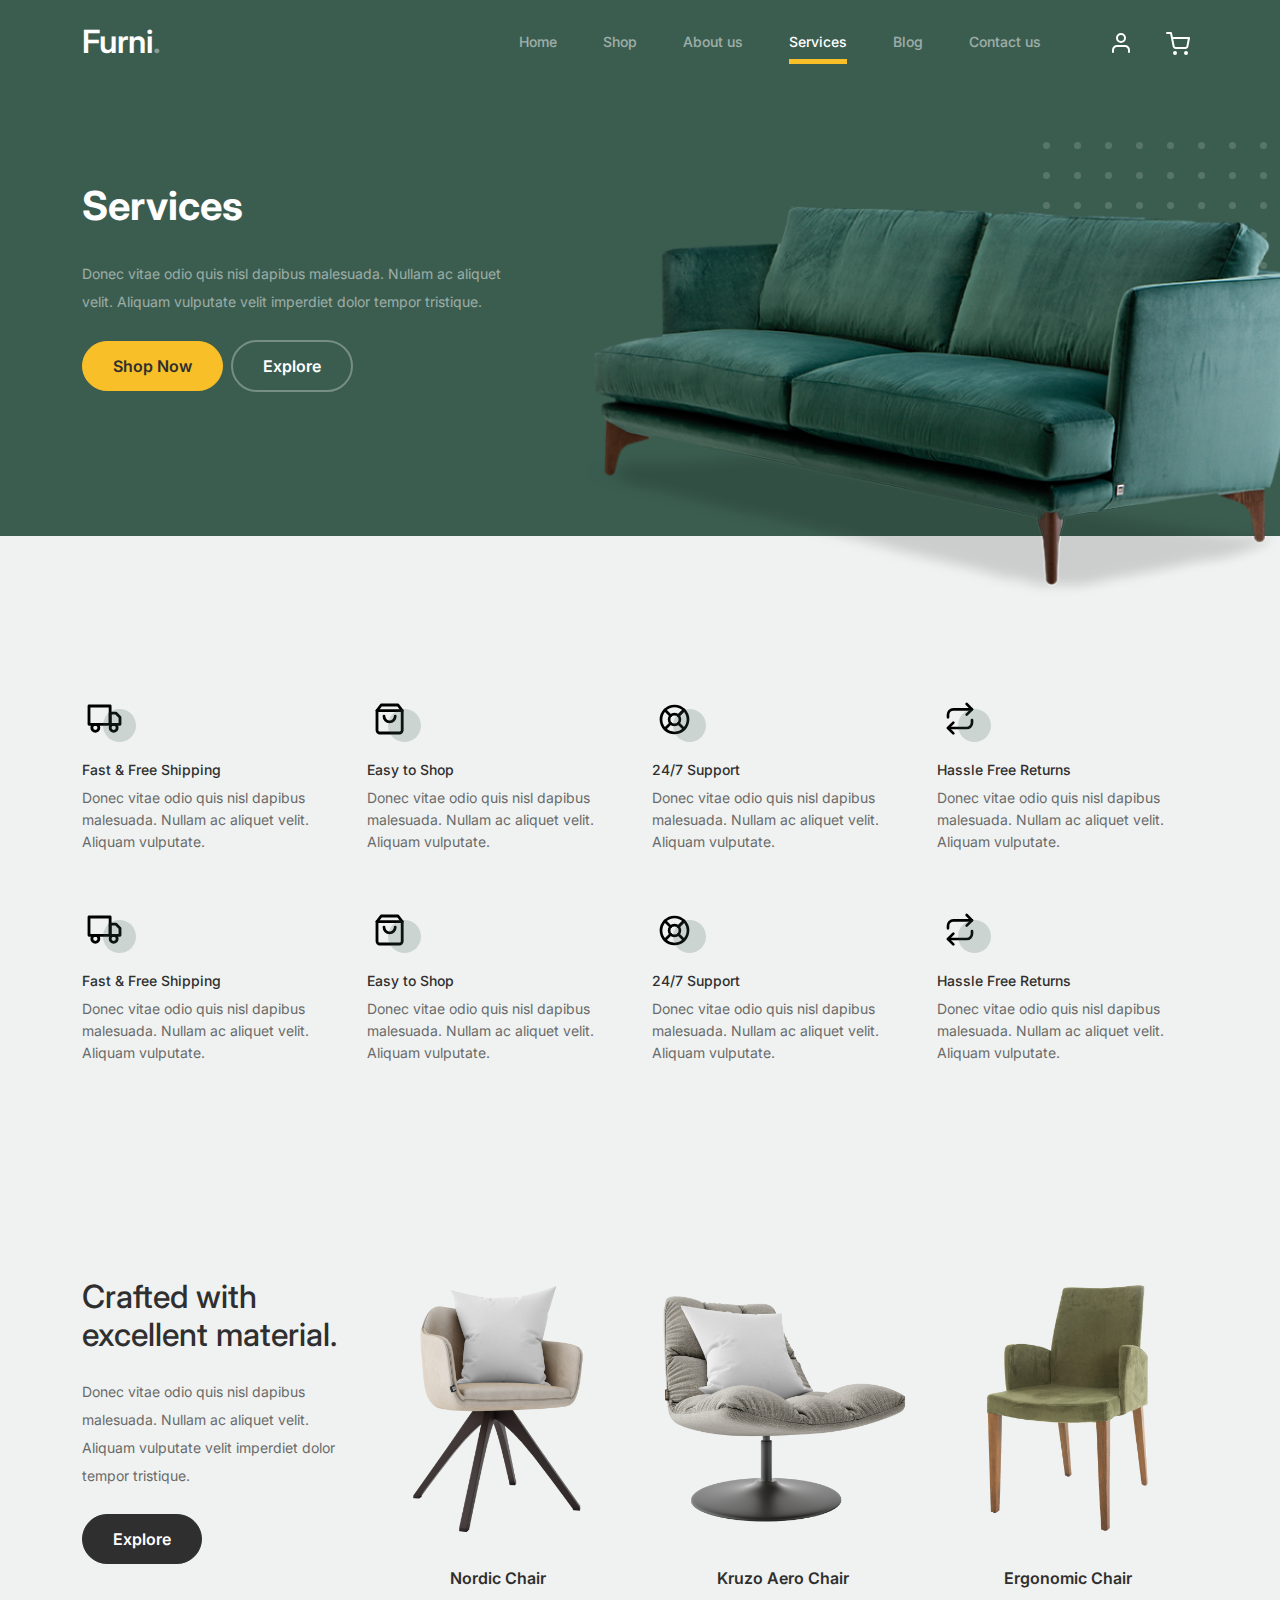
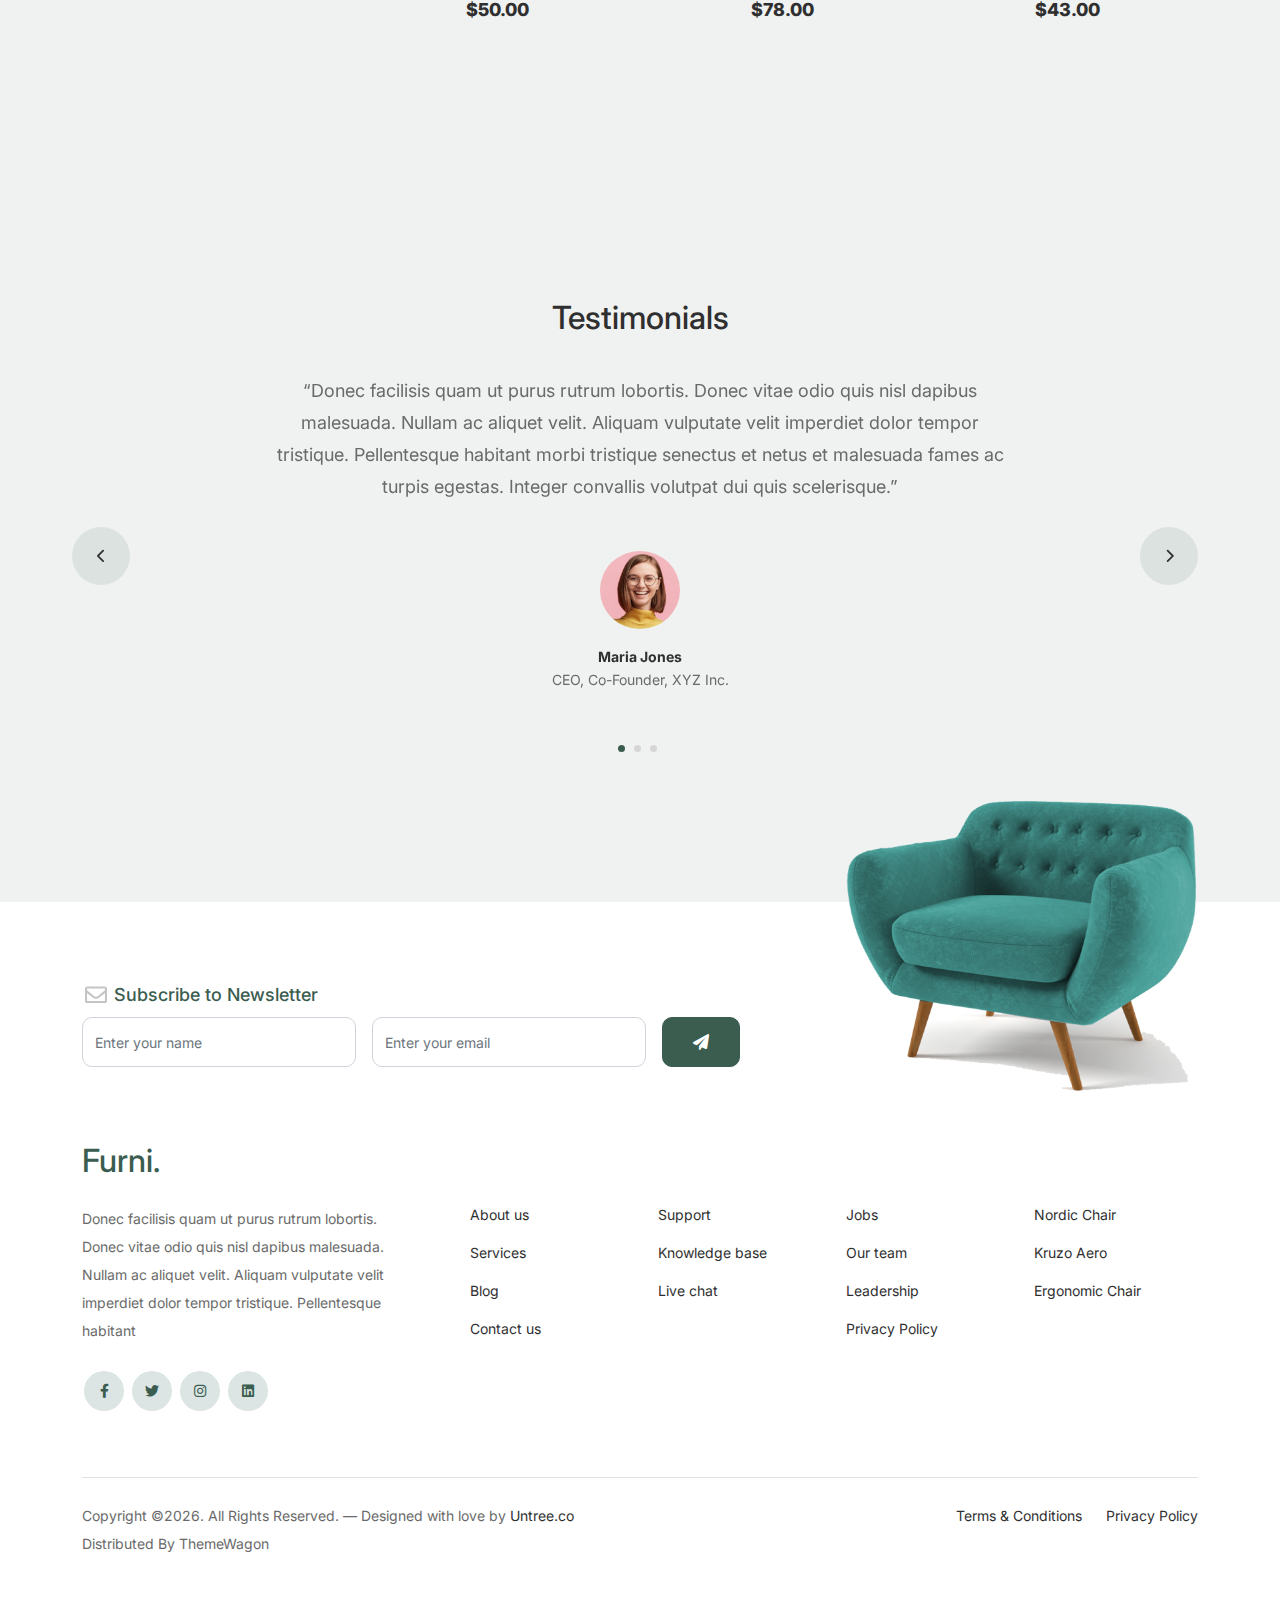
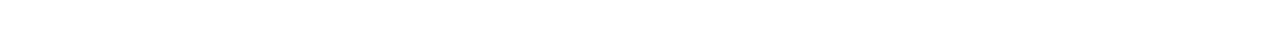
<file: resources/furni-1.0.0/furni-1.0.0/services.html>
<!-- /*
* Bootstrap 5
* Template Name: Furni
* Template Author: Untree.co
* Template URI: https://untree.co/
* License: https://creativecommons.org/licenses/by/3.0/
*/ -->
<!doctype html>
<html lang="en">
<head>
  <meta charset="utf-8">
  <meta name="viewport" content="width=device-width, initial-scale=1, shrink-to-fit=no">
  <meta name="author" content="Untree.co">
  <link rel="shortcut icon" href="favicon.png">

  <meta name="description" content="" />
  <meta name="keywords" content="bootstrap, bootstrap4" />

		<!-- Bootstrap CSS -->
		<link href="css/bootstrap.min.css" rel="stylesheet">
		<link href="https://cdnjs.cloudflare.com/ajax/libs/font-awesome/6.0.0-beta3/css/all.min.css" rel="stylesheet">
		<link href="css/tiny-slider.css" rel="stylesheet">
		<link href="css/style.css" rel="stylesheet">
		<title>Furni Free Bootstrap 5 Template for Furniture and Interior Design Websites by Untree.co </title>
	</head>

	<body>

		<!-- Start Header/Navigation -->
		<nav class="custom-navbar navbar navbar navbar-expand-md navbar-dark bg-dark" arial-label="Furni navigation bar">

			<div class="container">
				<a class="navbar-brand" href="index.html">Furni<span>.</span></a>

				<button class="navbar-toggler" type="button" data-bs-toggle="collapse" data-bs-target="#navbarsFurni" aria-controls="navbarsFurni" aria-expanded="false" aria-label="Toggle navigation">
					<span class="navbar-toggler-icon"></span>
				</button>

				<div class="collapse navbar-collapse" id="navbarsFurni">
					<ul class="custom-navbar-nav navbar-nav ms-auto mb-2 mb-md-0">
						<li class="nav-item">
							<a class="nav-link" href="index.html">Home</a>
						</li>
						<li><a class="nav-link" href="shop.html">Shop</a></li>
						<li><a class="nav-link" href="about.html">About us</a></li>
						<li class="active"><a class="nav-link" href="services.html">Services</a></li>
						<li><a class="nav-link" href="blog.html">Blog</a></li>
						<li><a class="nav-link" href="contact.html">Contact us</a></li>
					</ul>

					<ul class="custom-navbar-cta navbar-nav mb-2 mb-md-0 ms-5">
						<li><a class="nav-link" href="#"><img src="images/user.svg"></a></li>
						<li><a class="nav-link" href="cart.html"><img src="images/cart.svg"></a></li>
					</ul>
				</div>
			</div>
				
		</nav>
		<!-- End Header/Navigation -->

		<!-- Start Hero Section -->
			<div class="hero">
				<div class="container">
					<div class="row justify-content-between">
						<div class="col-lg-5">
							<div class="intro-excerpt">
								<h1>Services</h1>
								<p class="mb-4">Donec vitae odio quis nisl dapibus malesuada. Nullam ac aliquet velit. Aliquam vulputate velit imperdiet dolor tempor tristique.</p>
								<p><a href="" class="btn btn-secondary me-2">Shop Now</a><a href="#" class="btn btn-white-outline">Explore</a></p>
							</div>
						</div>
						<div class="col-lg-7">
							<div class="hero-img-wrap">
								<img src="images/couch.png" class="img-fluid">
							</div>
						</div>
					</div>
				</div>
			</div>
		<!-- End Hero Section -->

		

		<!-- Start Why Choose Us Section -->
		<div class="why-choose-section">
			<div class="container">
				
				
				<div class="row my-5">
					<div class="col-6 col-md-6 col-lg-3 mb-4">
						<div class="feature">
							<div class="icon">
								<img src="images/truck.svg" alt="Image" class="imf-fluid">
							</div>
							<h3>Fast &amp; Free Shipping</h3>
							<p>Donec vitae odio quis nisl dapibus malesuada. Nullam ac aliquet velit. Aliquam vulputate.</p>
						</div>
					</div>

					<div class="col-6 col-md-6 col-lg-3 mb-4">
						<div class="feature">
							<div class="icon">
								<img src="images/bag.svg" alt="Image" class="imf-fluid">
							</div>
							<h3>Easy to Shop</h3>
							<p>Donec vitae odio quis nisl dapibus malesuada. Nullam ac aliquet velit. Aliquam vulputate.</p>
						</div>
					</div>

					<div class="col-6 col-md-6 col-lg-3 mb-4">
						<div class="feature">
							<div class="icon">
								<img src="images/support.svg" alt="Image" class="imf-fluid">
							</div>
							<h3>24/7 Support</h3>
							<p>Donec vitae odio quis nisl dapibus malesuada. Nullam ac aliquet velit. Aliquam vulputate.</p>
						</div>
					</div>

					<div class="col-6 col-md-6 col-lg-3 mb-4">
						<div class="feature">
							<div class="icon">
								<img src="images/return.svg" alt="Image" class="imf-fluid">
							</div>
							<h3>Hassle Free Returns</h3>
							<p>Donec vitae odio quis nisl dapibus malesuada. Nullam ac aliquet velit. Aliquam vulputate.</p>
						</div>
					</div>

					<div class="col-6 col-md-6 col-lg-3 mb-4">
						<div class="feature">
							<div class="icon">
								<img src="images/truck.svg" alt="Image" class="imf-fluid">
							</div>
							<h3>Fast &amp; Free Shipping</h3>
							<p>Donec vitae odio quis nisl dapibus malesuada. Nullam ac aliquet velit. Aliquam vulputate.</p>
						</div>
					</div>

					<div class="col-6 col-md-6 col-lg-3 mb-4">
						<div class="feature">
							<div class="icon">
								<img src="images/bag.svg" alt="Image" class="imf-fluid">
							</div>
							<h3>Easy to Shop</h3>
							<p>Donec vitae odio quis nisl dapibus malesuada. Nullam ac aliquet velit. Aliquam vulputate.</p>
						</div>
					</div>

					<div class="col-6 col-md-6 col-lg-3 mb-4">
						<div class="feature">
							<div class="icon">
								<img src="images/support.svg" alt="Image" class="imf-fluid">
							</div>
							<h3>24/7 Support</h3>
							<p>Donec vitae odio quis nisl dapibus malesuada. Nullam ac aliquet velit. Aliquam vulputate.</p>
						</div>
					</div>

					<div class="col-6 col-md-6 col-lg-3 mb-4">
						<div class="feature">
							<div class="icon">
								<img src="images/return.svg" alt="Image" class="imf-fluid">
							</div>
							<h3>Hassle Free Returns</h3>
							<p>Donec vitae odio quis nisl dapibus malesuada. Nullam ac aliquet velit. Aliquam vulputate.</p>
						</div>
					</div>

				</div>
			
			</div>
		</div>
		<!-- End Why Choose Us Section -->

		<!-- Start Product Section -->
		<div class="product-section pt-0">
			<div class="container">
				<div class="row">

					<!-- Start Column 1 -->
					<div class="col-md-12 col-lg-3 mb-5 mb-lg-0">
						<h2 class="mb-4 section-title">Crafted with excellent material.</h2>
						<p class="mb-4">Donec vitae odio quis nisl dapibus malesuada. Nullam ac aliquet velit. Aliquam vulputate velit imperdiet dolor tempor tristique. </p>
						<p><a href="#" class="btn">Explore</a></p>
					</div> 
					<!-- End Column 1 -->

					<!-- Start Column 2 -->
					<div class="col-12 col-md-4 col-lg-3 mb-5 mb-md-0">
						<a class="product-item" href="#">
							<img src="images/product-1.png" class="img-fluid product-thumbnail">
							<h3 class="product-title">Nordic Chair</h3>
							<strong class="product-price">$50.00</strong>

							<span class="icon-cross">
								<img src="images/cross.svg" class="img-fluid">
							</span>
						</a>
					</div> 
					<!-- End Column 2 -->

					<!-- Start Column 3 -->
					<div class="col-12 col-md-4 col-lg-3 mb-5 mb-md-0">
						<a class="product-item" href="#">
							<img src="images/product-2.png" class="img-fluid product-thumbnail">
							<h3 class="product-title">Kruzo Aero Chair</h3>
							<strong class="product-price">$78.00</strong>

							<span class="icon-cross">
								<img src="images/cross.svg" class="img-fluid">
							</span>
						</a>
					</div>
					<!-- End Column 3 -->

					<!-- Start Column 4 -->
					<div class="col-12 col-md-4 col-lg-3 mb-5 mb-md-0">
						<a class="product-item" href="#">
							<img src="images/product-3.png" class="img-fluid product-thumbnail">
							<h3 class="product-title">Ergonomic Chair</h3>
							<strong class="product-price">$43.00</strong>

							<span class="icon-cross">
								<img src="images/cross.svg" class="img-fluid">
							</span>
						</a>
					</div>
					<!-- End Column 4 -->

				</div>
			</div>
		</div>
		<!-- End Product Section -->

		

		<!-- Start Testimonial Slider -->
		<div class="testimonial-section before-footer-section">
			<div class="container">
				<div class="row">
					<div class="col-lg-7 mx-auto text-center">
						<h2 class="section-title">Testimonials</h2>
					</div>
				</div>

				<div class="row justify-content-center">
					<div class="col-lg-12">
						<div class="testimonial-slider-wrap text-center">

							<div id="testimonial-nav">
								<span class="prev" data-controls="prev"><span class="fa fa-chevron-left"></span></span>
								<span class="next" data-controls="next"><span class="fa fa-chevron-right"></span></span>
							</div>

							<div class="testimonial-slider">
								
								<div class="item">
									<div class="row justify-content-center">
										<div class="col-lg-8 mx-auto">

											<div class="testimonial-block text-center">
												<blockquote class="mb-5">
													<p>&ldquo;Donec facilisis quam ut purus rutrum lobortis. Donec vitae odio quis nisl dapibus malesuada. Nullam ac aliquet velit. Aliquam vulputate velit imperdiet dolor tempor tristique. Pellentesque habitant morbi tristique senectus et netus et malesuada fames ac turpis egestas. Integer convallis volutpat dui quis scelerisque.&rdquo;</p>
												</blockquote>

												<div class="author-info">
													<div class="author-pic">
														<img src="images/person-1.png" alt="Maria Jones" class="img-fluid">
													</div>
													<h3 class="font-weight-bold">Maria Jones</h3>
													<span class="position d-block mb-3">CEO, Co-Founder, XYZ Inc.</span>
												</div>
											</div>

										</div>
									</div>
								</div> 
								<!-- END item -->

								<div class="item">
									<div class="row justify-content-center">
										<div class="col-lg-8 mx-auto">

											<div class="testimonial-block text-center">
												<blockquote class="mb-5">
													<p>&ldquo;Donec facilisis quam ut purus rutrum lobortis. Donec vitae odio quis nisl dapibus malesuada. Nullam ac aliquet velit. Aliquam vulputate velit imperdiet dolor tempor tristique. Pellentesque habitant morbi tristique senectus et netus et malesuada fames ac turpis egestas. Integer convallis volutpat dui quis scelerisque.&rdquo;</p>
												</blockquote>

												<div class="author-info">
													<div class="author-pic">
														<img src="images/person-1.png" alt="Maria Jones" class="img-fluid">
													</div>
													<h3 class="font-weight-bold">Maria Jones</h3>
													<span class="position d-block mb-3">CEO, Co-Founder, XYZ Inc.</span>
												</div>
											</div>

										</div>
									</div>
								</div> 
								<!-- END item -->

								<div class="item">
									<div class="row justify-content-center">
										<div class="col-lg-8 mx-auto">

											<div class="testimonial-block text-center">
												<blockquote class="mb-5">
													<p>&ldquo;Donec facilisis quam ut purus rutrum lobortis. Donec vitae odio quis nisl dapibus malesuada. Nullam ac aliquet velit. Aliquam vulputate velit imperdiet dolor tempor tristique. Pellentesque habitant morbi tristique senectus et netus et malesuada fames ac turpis egestas. Integer convallis volutpat dui quis scelerisque.&rdquo;</p>
												</blockquote>

												<div class="author-info">
													<div class="author-pic">
														<img src="images/person-1.png" alt="Maria Jones" class="img-fluid">
													</div>
													<h3 class="font-weight-bold">Maria Jones</h3>
													<span class="position d-block mb-3">CEO, Co-Founder, XYZ Inc.</span>
												</div>
											</div>

										</div>
									</div>
								</div> 
								<!-- END item -->

							</div>

						</div>
					</div>
				</div>
			</div>
		</div>
		<!-- End Testimonial Slider -->

		

		<!-- Start Footer Section -->
		<footer class="footer-section">
			<div class="container relative">

				<div class="sofa-img">
					<img src="images/sofa.png" alt="Image" class="img-fluid">
				</div>

				<div class="row">
					<div class="col-lg-8">
						<div class="subscription-form">
							<h3 class="d-flex align-items-center"><span class="me-1"><img src="images/envelope-outline.svg" alt="Image" class="img-fluid"></span><span>Subscribe to Newsletter</span></h3>

							<form action="#" class="row g-3">
								<div class="col-auto">
									<input type="text" class="form-control" placeholder="Enter your name">
								</div>
								<div class="col-auto">
									<input type="email" class="form-control" placeholder="Enter your email">
								</div>
								<div class="col-auto">
									<button class="btn btn-primary">
										<span class="fa fa-paper-plane"></span>
									</button>
								</div>
							</form>

						</div>
					</div>
				</div>

				<div class="row g-5 mb-5">
					<div class="col-lg-4">
						<div class="mb-4 footer-logo-wrap"><a href="#" class="footer-logo">Furni<span>.</span></a></div>
						<p class="mb-4">Donec facilisis quam ut purus rutrum lobortis. Donec vitae odio quis nisl dapibus malesuada. Nullam ac aliquet velit. Aliquam vulputate velit imperdiet dolor tempor tristique. Pellentesque habitant</p>

						<ul class="list-unstyled custom-social">
							<li><a href="#"><span class="fa fa-brands fa-facebook-f"></span></a></li>
							<li><a href="#"><span class="fa fa-brands fa-twitter"></span></a></li>
							<li><a href="#"><span class="fa fa-brands fa-instagram"></span></a></li>
							<li><a href="#"><span class="fa fa-brands fa-linkedin"></span></a></li>
						</ul>
					</div>

					<div class="col-lg-8">
						<div class="row links-wrap">
							<div class="col-6 col-sm-6 col-md-3">
								<ul class="list-unstyled">
									<li><a href="#">About us</a></li>
									<li><a href="#">Services</a></li>
									<li><a href="#">Blog</a></li>
									<li><a href="#">Contact us</a></li>
								</ul>
							</div>

							<div class="col-6 col-sm-6 col-md-3">
								<ul class="list-unstyled">
									<li><a href="#">Support</a></li>
									<li><a href="#">Knowledge base</a></li>
									<li><a href="#">Live chat</a></li>
								</ul>
							</div>

							<div class="col-6 col-sm-6 col-md-3">
								<ul class="list-unstyled">
									<li><a href="#">Jobs</a></li>
									<li><a href="#">Our team</a></li>
									<li><a href="#">Leadership</a></li>
									<li><a href="#">Privacy Policy</a></li>
								</ul>
							</div>

							<div class="col-6 col-sm-6 col-md-3">
								<ul class="list-unstyled">
									<li><a href="#">Nordic Chair</a></li>
									<li><a href="#">Kruzo Aero</a></li>
									<li><a href="#">Ergonomic Chair</a></li>
								</ul>
							</div>
						</div>
					</div>

				</div>

				<div class="border-top copyright">
					<div class="row pt-4">
						<div class="col-lg-6">
							<p class="mb-2 text-center text-lg-start">Copyright &copy;<script>document.write(new Date().getFullYear());</script>. All Rights Reserved. &mdash; Designed with love by <a href="https://untree.co">Untree.co</a> Distributed By <a hreff="https://themewagon.com">ThemeWagon</a> <!-- License information: https://untree.co/license/ -->
            </p>
						</div>

						<div class="col-lg-6 text-center text-lg-end">
							<ul class="list-unstyled d-inline-flex ms-auto">
								<li class="me-4"><a href="#">Terms &amp; Conditions</a></li>
								<li><a href="#">Privacy Policy</a></li>
							</ul>
						</div>

					</div>
				</div>

			</div>
		</footer>
		<!-- End Footer Section -->	


		<script src="js/bootstrap.bundle.min.js"></script>
		<script src="js/tiny-slider.js"></script>
		<script src="js/custom.js"></script>
	</body>

</html>
</file>
<file: resources/furni-1.0.0/furni-1.0.0/css/tiny-slider.css>
.tns-outer{padding:0 !important}.tns-outer [hidden]{display:none !important}.tns-outer [aria-controls],.tns-outer [data-action]{cursor:pointer}.tns-slider{-webkit-transition:all 0s;-moz-transition:all 0s;transition:all 0s}.tns-slider>.tns-item{-webkit-box-sizing:border-box;-moz-box-sizing:border-box;box-sizing:border-box}.tns-horizontal.tns-subpixel{white-space:nowrap}.tns-horizontal.tns-subpixel>.tns-item{display:inline-block;vertical-align:top;white-space:normal}.tns-horizontal.tns-no-subpixel:after{content:'';display:table;clear:both}.tns-horizontal.tns-no-subpixel>.tns-item{float:left}.tns-horizontal.tns-carousel.tns-no-subpixel>.tns-item{margin-right:-100%}.tns-no-calc{position:relative;left:0}.tns-gallery{position:relative;left:0;min-height:1px}.tns-gallery>.tns-item{position:absolute;left:-100%;-webkit-transition:transform 0s, opacity 0s;-moz-transition:transform 0s, opacity 0s;transition:transform 0s, opacity 0s}.tns-gallery>.tns-slide-active{position:relative;left:auto !important}.tns-gallery>.tns-moving{-webkit-transition:all 0.25s;-moz-transition:all 0.25s;transition:all 0.25s}.tns-autowidth{display:inline-block}.tns-lazy-img{-webkit-transition:opacity 0.6s;-moz-transition:opacity 0.6s;transition:opacity 0.6s;opacity:0.6}.tns-lazy-img.tns-complete{opacity:1}.tns-ah{-webkit-transition:height 0s;-moz-transition:height 0s;transition:height 0s}.tns-ovh{overflow:hidden}.tns-visually-hidden{position:absolute;left:-10000em}.tns-transparent{opacity:0;visibility:hidden}.tns-fadeIn{opacity:1;filter:alpha(opacity=100);z-index:0}.tns-normal,.tns-fadeOut{opacity:0;filter:alpha(opacity=0);z-index:-1}.tns-vpfix{white-space:nowrap}.tns-vpfix>div,.tns-vpfix>li{display:inline-block}.tns-t-subp2{margin:0 auto;width:310px;position:relative;height:10px;overflow:hidden}.tns-t-ct{width:2333.3333333%;width:-webkit-calc(100% * 70 / 3);width:-moz-calc(100% * 70 / 3);width:calc(100% * 70 / 3);position:absolute;right:0}.tns-t-ct:after{content:'';display:table;clear:both}.tns-t-ct>div{width:1.4285714%;width:-webkit-calc(100% / 70);width:-moz-calc(100% / 70);width:calc(100% / 70);height:10px;float:left}

/*# sourceMappingURL=sourcemaps/tiny-slider.css.map */
</file>
<file: resources/furni-1.0.0/furni-1.0.0/css/style.css>
/*
* Template Name: UntreeStore
* Template Author: Untree.co
* Author URI: https://untree.co/
* License: https://creativecommons.org/licenses/by/3.0/
*/
@import url("https://fonts.googleapis.com/css2?family=Inter:wght@400;500;600;700;800&display=swap");
body {
  overflow-x: hidden;
  position: relative; }

body {
  font-family: "Inter", sans-serif;
  font-weight: 400;
  line-height: 28px;
  color: #6a6a6a;
  font-size: 14px;
  background-color: #eff2f1; }

a {
  text-decoration: none;
  -webkit-transition: .3s all ease;
  -o-transition: .3s all ease;
  transition: .3s all ease;
  color: #2f2f2f;
  text-decoration: underline; }
  a:hover {
    color: #2f2f2f;
    text-decoration: none; }
  a.more {
    font-weight: 600; }

.custom-navbar {
  background: #3b5d50 !important;
  padding-top: 20px;
  padding-bottom: 20px; }
  .custom-navbar .navbar-brand {
    font-size: 32px;
    font-weight: 600; }
    .custom-navbar .navbar-brand > span {
      opacity: .4; }
  .custom-navbar .navbar-toggler {
    border-color: transparent; }
    .custom-navbar .navbar-toggler:active, .custom-navbar .navbar-toggler:focus {
      -webkit-box-shadow: none;
      box-shadow: none;
      outline: none; }
  @media (min-width: 992px) {
    .custom-navbar .custom-navbar-nav li {
      margin-left: 15px;
      margin-right: 15px; } }
  .custom-navbar .custom-navbar-nav li a {
    font-weight: 500;
    color: #ffffff !important;
    opacity: .5;
    -webkit-transition: .3s all ease;
    -o-transition: .3s all ease;
    transition: .3s all ease;
    position: relative; }
    @media (min-width: 768px) {
      .custom-navbar .custom-navbar-nav li a:before {
        content: "";
        position: absolute;
        bottom: 0;
        left: 8px;
        right: 8px;
        background: #f9bf29;
        height: 5px;
        opacity: 1;
        visibility: visible;
        width: 0;
        -webkit-transition: .15s all ease-out;
        -o-transition: .15s all ease-out;
        transition: .15s all ease-out; } }
    .custom-navbar .custom-navbar-nav li a:hover {
      opacity: 1; }
      .custom-navbar .custom-navbar-nav li a:hover:before {
        width: calc(100% - 16px); }
  .custom-navbar .custom-navbar-nav li.active a {
    opacity: 1; }
    .custom-navbar .custom-navbar-nav li.active a:before {
      width: calc(100% - 16px); }
  .custom-navbar .custom-navbar-cta {
    margin-left: 0 !important;
    -webkit-box-orient: horizontal;
    -webkit-box-direction: normal;
    -ms-flex-direction: row;
    flex-direction: row; }
    @media (min-width: 768px) {
      .custom-navbar .custom-navbar-cta {
        margin-left: 40px !important; } }
    .custom-navbar .custom-navbar-cta li {
      margin-left: 0px;
      margin-right: 0px; }
      .custom-navbar .custom-navbar-cta li:first-child {
        margin-right: 20px; }

.hero {
  background: #3b5d50;
  padding: calc(4rem - 30px) 0 0rem 0; }
  @media (min-width: 768px) {
    .hero {
      padding: calc(4rem - 30px) 0 4rem 0; } }
  @media (min-width: 992px) {
    .hero {
      padding: calc(8rem - 30px) 0 8rem 0; } }
  .hero .intro-excerpt {
    position: relative;
    z-index: 4; }
    @media (min-width: 992px) {
      .hero .intro-excerpt {
        max-width: 450px; } }
  .hero h1 {
    font-weight: 700;
    color: #ffffff;
    margin-bottom: 30px; }
    @media (min-width: 1400px) {
      .hero h1 {
        font-size: 54px; } }
  .hero p {
    color: rgba(255, 255, 255, 0.5);
    margin-botom: 30px; }
  .hero .hero-img-wrap {
    position: relative; }
    .hero .hero-img-wrap img {
      position: relative;
      top: 0px;
      right: 0px;
      z-index: 2;
      max-width: 780px;
      left: -20px; }
      @media (min-width: 768px) {
        .hero .hero-img-wrap img {
          right: 0px;
          left: -100px; } }
      @media (min-width: 992px) {
        .hero .hero-img-wrap img {
          left: 0px;
          top: -80px;
          position: absolute;
          right: -50px; } }
      @media (min-width: 1200px) {
        .hero .hero-img-wrap img {
          left: 0px;
          top: -80px;
          right: -100px; } }
    .hero .hero-img-wrap:after {
      content: "";
      position: absolute;
      width: 255px;
      height: 217px;
      background-image: url("../images/dots-light.svg");
      background-size: contain;
      background-repeat: no-repeat;
      right: -100px;
      top: -0px; }
      @media (min-width: 1200px) {
        .hero .hero-img-wrap:after {
          top: -40px; } }

.btn {
  font-weight: 600;
  padding: 12px 30px;
  border-radius: 30px;
  color: #ffffff;
  background: #2f2f2f;
  border-color: #2f2f2f; }
  .btn:hover {
    color: #ffffff;
    background: #222222;
    border-color: #222222; }
  .btn:active, .btn:focus {
    outline: none !important;
    -webkit-box-shadow: none;
    box-shadow: none; }
  .btn.btn-primary {
    background: #3b5d50;
    border-color: #3b5d50; }
    .btn.btn-primary:hover {
      background: #314d43;
      border-color: #314d43; }
  .btn.btn-secondary {
    color: #2f2f2f;
    background: #f9bf29;
    border-color: #f9bf29; }
    .btn.btn-secondary:hover {
      background: #f8b810;
      border-color: #f8b810; }
  .btn.btn-white-outline {
    background: transparent;
    border-width: 2px;
    border-color: rgba(255, 255, 255, 0.3); }
    .btn.btn-white-outline:hover {
      border-color: white;
      color: #ffffff; }

.section-title {
  color: #2f2f2f; }

.product-section {
  padding: 7rem 0; }
  .product-section .product-item {
    text-align: center;
    text-decoration: none;
    display: block;
    position: relative;
    padding-bottom: 50px;
    cursor: pointer; }
    .product-section .product-item .product-thumbnail {
      margin-bottom: 30px;
      position: relative;
      top: 0;
      -webkit-transition: .3s all ease;
      -o-transition: .3s all ease;
      transition: .3s all ease; }
    .product-section .product-item h3 {
      font-weight: 600;
      font-size: 16px; }
    .product-section .product-item strong {
      font-weight: 800 !important;
      font-size: 18px !important; }
    .product-section .product-item h3, .product-section .product-item strong {
      color: #2f2f2f;
      text-decoration: none; }
    .product-section .product-item .icon-cross {
      position: absolute;
      width: 35px;
      height: 35px;
      display: inline-block;
      background: #2f2f2f;
      bottom: 15px;
      left: 50%;
      -webkit-transform: translateX(-50%);
      -ms-transform: translateX(-50%);
      transform: translateX(-50%);
      margin-bottom: -17.5px;
      border-radius: 50%;
      opacity: 0;
      visibility: hidden;
      -webkit-transition: .3s all ease;
      -o-transition: .3s all ease;
      transition: .3s all ease; }
      .product-section .product-item .icon-cross img {
        position: absolute;
        left: 50%;
        top: 50%;
        -webkit-transform: translate(-50%, -50%);
        -ms-transform: translate(-50%, -50%);
        transform: translate(-50%, -50%); }
    .product-section .product-item:before {
      bottom: 0;
      left: 0;
      right: 0;
      position: absolute;
      content: "";
      background: #dce5e4;
      height: 0%;
      z-index: -1;
      border-radius: 10px;
      -webkit-transition: .3s all ease;
      -o-transition: .3s all ease;
      transition: .3s all ease; }
    .product-section .product-item:hover .product-thumbnail {
      top: -25px; }
    .product-section .product-item:hover .icon-cross {
      bottom: 0;
      opacity: 1;
      visibility: visible; }
    .product-section .product-item:hover:before {
      height: 70%; }

.why-choose-section {
  padding: 7rem 0; }
  .why-choose-section .img-wrap {
    position: relative; }
    .why-choose-section .img-wrap:before {
      position: absolute;
      content: "";
      width: 255px;
      height: 217px;
      background-image: url("../images/dots-yellow.svg");
      background-repeat: no-repeat;
      background-size: contain;
      -webkit-transform: translate(-40%, -40%);
      -ms-transform: translate(-40%, -40%);
      transform: translate(-40%, -40%);
      z-index: -1; }
    .why-choose-section .img-wrap img {
      border-radius: 20px; }

.feature {
  margin-bottom: 30px; }
  .feature .icon {
    display: inline-block;
    position: relative;
    margin-bottom: 20px; }
    .feature .icon:before {
      content: "";
      width: 33px;
      height: 33px;
      position: absolute;
      background: rgba(59, 93, 80, 0.2);
      border-radius: 50%;
      right: -8px;
      bottom: 0; }
  .feature h3 {
    font-size: 14px;
    color: #2f2f2f; }
  .feature p {
    font-size: 14px;
    line-height: 22px;
    color: #6a6a6a; }

.we-help-section {
  padding: 7rem 0; }
  .we-help-section .imgs-grid {
    display: -ms-grid;
    display: grid;
    -ms-grid-columns: (1fr)[27];
    grid-template-columns: repeat(27, 1fr);
    position: relative; }
    .we-help-section .imgs-grid:before {
      position: absolute;
      content: "";
      width: 255px;
      height: 217px;
      background-image: url("../images/dots-green.svg");
      background-size: contain;
      background-repeat: no-repeat;
      -webkit-transform: translate(-40%, -40%);
      -ms-transform: translate(-40%, -40%);
      transform: translate(-40%, -40%);
      z-index: -1; }
    .we-help-section .imgs-grid .grid {
      position: relative; }
      .we-help-section .imgs-grid .grid img {
        border-radius: 20px;
        max-width: 100%; }
      .we-help-section .imgs-grid .grid.grid-1 {
        -ms-grid-column: 1;
        -ms-grid-column-span: 18;
        grid-column: 1 / span 18;
        -ms-grid-row: 1;
        -ms-grid-row-span: 27;
        grid-row: 1 / span 27; }
      .we-help-section .imgs-grid .grid.grid-2 {
        -ms-grid-column: 19;
        -ms-grid-column-span: 27;
        grid-column: 19 / span 27;
        -ms-grid-row: 1;
        -ms-grid-row-span: 5;
        grid-row: 1 / span 5;
        padding-left: 20px; }
      .we-help-section .imgs-grid .grid.grid-3 {
        -ms-grid-column: 14;
        -ms-grid-column-span: 16;
        grid-column: 14 / span 16;
        -ms-grid-row: 6;
        -ms-grid-row-span: 27;
        grid-row: 6 / span 27;
        padding-top: 20px; }

.custom-list {
  width: 100%; }
  .custom-list li {
    display: inline-block;
    width: calc(50% - 20px);
    margin-bottom: 12px;
    line-height: 1.5;
    position: relative;
    padding-left: 20px; }
    .custom-list li:before {
      content: "";
      width: 8px;
      height: 8px;
      border-radius: 50%;
      border: 2px solid #3b5d50;
      position: absolute;
      left: 0;
      top: 8px; }

.popular-product {
  padding: 0 0 7rem 0; }
  .popular-product .product-item-sm h3 {
    font-size: 14px;
    font-weight: 700;
    color: #2f2f2f; }
  .popular-product .product-item-sm a {
    text-decoration: none;
    color: #2f2f2f;
    -webkit-transition: .3s all ease;
    -o-transition: .3s all ease;
    transition: .3s all ease; }
    .popular-product .product-item-sm a:hover {
      color: rgba(47, 47, 47, 0.5); }
  .popular-product .product-item-sm p {
    line-height: 1.4;
    margin-bottom: 10px;
    font-size: 14px; }
  .popular-product .product-item-sm .thumbnail {
    margin-right: 10px;
    -webkit-box-flex: 0;
    -ms-flex: 0 0 120px;
    flex: 0 0 120px;
    position: relative; }
    .popular-product .product-item-sm .thumbnail:before {
      content: "";
      position: absolute;
      border-radius: 20px;
      background: #dce5e4;
      width: 98px;
      height: 98px;
      top: 50%;
      left: 50%;
      -webkit-transform: translate(-50%, -50%);
      -ms-transform: translate(-50%, -50%);
      transform: translate(-50%, -50%);
      z-index: -1; }

.testimonial-section {
  padding: 3rem 0 7rem 0; }

.testimonial-slider-wrap {
  position: relative; }
  .testimonial-slider-wrap .tns-inner {
    padding-top: 30px; }
  .testimonial-slider-wrap .item .testimonial-block blockquote {
    font-size: 16px; }
    @media (min-width: 768px) {
      .testimonial-slider-wrap .item .testimonial-block blockquote {
        line-height: 32px;
        font-size: 18px; } }
  .testimonial-slider-wrap .item .testimonial-block .author-info .author-pic {
    margin-bottom: 20px; }
    .testimonial-slider-wrap .item .testimonial-block .author-info .author-pic img {
      max-width: 80px;
      border-radius: 50%; }
  .testimonial-slider-wrap .item .testimonial-block .author-info h3 {
    font-size: 14px;
    font-weight: 700;
    color: #2f2f2f;
    margin-bottom: 0; }
  .testimonial-slider-wrap #testimonial-nav {
    position: absolute;
    top: 50%;
    z-index: 99;
    width: 100%;
    display: none; }
    @media (min-width: 768px) {
      .testimonial-slider-wrap #testimonial-nav {
        display: block; } }
    .testimonial-slider-wrap #testimonial-nav > span {
      cursor: pointer;
      position: absolute;
      width: 58px;
      height: 58px;
      line-height: 58px;
      border-radius: 50%;
      background: rgba(59, 93, 80, 0.1);
      color: #2f2f2f;
      -webkit-transition: .3s all ease;
      -o-transition: .3s all ease;
      transition: .3s all ease; }
      .testimonial-slider-wrap #testimonial-nav > span:hover {
        background: #3b5d50;
        color: #ffffff; }
    .testimonial-slider-wrap #testimonial-nav .prev {
      left: -10px; }
    .testimonial-slider-wrap #testimonial-nav .next {
      right: 0; }
  .testimonial-slider-wrap .tns-nav {
    position: absolute;
    bottom: -50px;
    left: 50%;
    -webkit-transform: translateX(-50%);
    -ms-transform: translateX(-50%);
    transform: translateX(-50%); }
    .testimonial-slider-wrap .tns-nav button {
      background: none;
      border: none;
      display: inline-block;
      position: relative;
      width: 0 !important;
      height: 7px !important;
      margin: 2px; }
      .testimonial-slider-wrap .tns-nav button:active, .testimonial-slider-wrap .tns-nav button:focus, .testimonial-slider-wrap .tns-nav button:hover {
        outline: none;
        -webkit-box-shadow: none;
        box-shadow: none;
        background: none; }
      .testimonial-slider-wrap .tns-nav button:before {
        display: block;
        width: 7px;
        height: 7px;
        left: 0;
        top: 0;
        position: absolute;
        content: "";
        border-radius: 50%;
        -webkit-transition: .3s all ease;
        -o-transition: .3s all ease;
        transition: .3s all ease;
        background-color: #d6d6d6; }
      .testimonial-slider-wrap .tns-nav button:hover:before, .testimonial-slider-wrap .tns-nav button.tns-nav-active:before {
        background-color: #3b5d50; }

.before-footer-section {
  padding: 7rem 0 12rem 0 !important; }

.blog-section {
  padding: 7rem 0 12rem 0; }
  .blog-section .post-entry a {
    text-decoration: none; }
  .blog-section .post-entry .post-thumbnail {
    display: block;
    margin-bottom: 20px; }
    .blog-section .post-entry .post-thumbnail img {
      border-radius: 20px;
      -webkit-transition: .3s all ease;
      -o-transition: .3s all ease;
      transition: .3s all ease; }
  .blog-section .post-entry .post-content-entry {
    padding-left: 15px;
    padding-right: 15px; }
    .blog-section .post-entry .post-content-entry h3 {
      font-size: 16px;
      margin-bottom: 0;
      font-weight: 600;
      margin-bottom: 7px; }
    .blog-section .post-entry .post-content-entry .meta {
      font-size: 14px; }
      .blog-section .post-entry .post-content-entry .meta a {
        font-weight: 600; }
  .blog-section .post-entry:hover .post-thumbnail img, .blog-section .post-entry:focus .post-thumbnail img {
    opacity: .7; }

.footer-section {
  padding: 80px 0;
  background: #ffffff; }
  .footer-section .relative {
    position: relative; }
  .footer-section a {
    text-decoration: none;
    color: #2f2f2f;
    -webkit-transition: .3s all ease;
    -o-transition: .3s all ease;
    transition: .3s all ease; }
    .footer-section a:hover {
      color: rgba(47, 47, 47, 0.5); }
  .footer-section .subscription-form {
    margin-bottom: 40px;
    position: relative;
    z-index: 2;
    margin-top: 100px; }
    @media (min-width: 992px) {
      .footer-section .subscription-form {
        margin-top: 0px;
        margin-bottom: 80px; } }
    .footer-section .subscription-form h3 {
      font-size: 18px;
      font-weight: 500;
      color: #3b5d50; }
    .footer-section .subscription-form .form-control {
      height: 50px;
      border-radius: 10px;
      font-family: "Inter", sans-serif; }
      .footer-section .subscription-form .form-control:active, .footer-section .subscription-form .form-control:focus {
        outline: none;
        -webkit-box-shadow: none;
        box-shadow: none;
        border-color: #3b5d50;
        -webkit-box-shadow: 0 1px 4px 0 rgba(0, 0, 0, 0.2);
        box-shadow: 0 1px 4px 0 rgba(0, 0, 0, 0.2); }
      .footer-section .subscription-form .form-control::-webkit-input-placeholder {
        font-size: 14px; }
      .footer-section .subscription-form .form-control::-moz-placeholder {
        font-size: 14px; }
      .footer-section .subscription-form .form-control:-ms-input-placeholder {
        font-size: 14px; }
      .footer-section .subscription-form .form-control:-moz-placeholder {
        font-size: 14px; }
    .footer-section .subscription-form .btn {
      border-radius: 10px !important; }
  .footer-section .sofa-img {
    position: absolute;
    top: -200px;
    z-index: 1;
    right: 0; }
    .footer-section .sofa-img img {
      max-width: 380px; }
  .footer-section .links-wrap {
    margin-top: 0px; }
    @media (min-width: 992px) {
      .footer-section .links-wrap {
        margin-top: 54px; } }
    .footer-section .links-wrap ul li {
      margin-bottom: 10px; }
  .footer-section .footer-logo-wrap .footer-logo {
    font-size: 32px;
    font-weight: 500;
    text-decoration: none;
    color: #3b5d50; }
  .footer-section .custom-social li {
    margin: 2px;
    display: inline-block; }
    .footer-section .custom-social li a {
      width: 40px;
      height: 40px;
      text-align: center;
      line-height: 40px;
      display: inline-block;
      background: #dce5e4;
      color: #3b5d50;
      border-radius: 50%; }
      .footer-section .custom-social li a:hover {
        background: #3b5d50;
        color: #ffffff; }
  .footer-section .border-top {
    border-color: #dce5e4; }
    .footer-section .border-top.copyright {
      font-size: 14px !important; }

.untree_co-section {
  padding: 7rem 0; }

.form-control {
  height: 50px;
  border-radius: 10px;
  font-family: "Inter", sans-serif; }
  .form-control:active, .form-control:focus {
    outline: none;
    -webkit-box-shadow: none;
    box-shadow: none;
    border-color: #3b5d50;
    -webkit-box-shadow: 0 1px 4px 0 rgba(0, 0, 0, 0.2);
    box-shadow: 0 1px 4px 0 rgba(0, 0, 0, 0.2); }
  .form-control::-webkit-input-placeholder {
    font-size: 14px; }
  .form-control::-moz-placeholder {
    font-size: 14px; }
  .form-control:-ms-input-placeholder {
    font-size: 14px; }
  .form-control:-moz-placeholder {
    font-size: 14px; }

.service {
  line-height: 1.5; }
  .service .service-icon {
    border-radius: 10px;
    -webkit-box-flex: 0;
    -ms-flex: 0 0 50px;
    flex: 0 0 50px;
    height: 50px;
    line-height: 50px;
    text-align: center;
    background: #3b5d50;
    margin-right: 20px;
    color: #ffffff; }

textarea {
  height: auto !important; }

.site-blocks-table {
  overflow: auto; }
  .site-blocks-table .product-thumbnail {
    width: 200px; }
  .site-blocks-table .btn {
    padding: 2px 10px; }
  .site-blocks-table thead th {
    padding: 30px;
    text-align: center;
    border-width: 0px !important;
    vertical-align: middle;
    color: rgba(0, 0, 0, 0.8);
    font-size: 18px; }
  .site-blocks-table td {
    padding: 20px;
    text-align: center;
    vertical-align: middle;
    color: rgba(0, 0, 0, 0.8); }
  .site-blocks-table tbody tr:first-child td {
    border-top: 1px solid #3b5d50 !important; }
  .site-blocks-table .btn {
    background: none !important;
    color: #000000;
    border: none;
    height: auto !important; }

.site-block-order-table th {
  border-top: none !important;
  border-bottom-width: 1px !important; }

.site-block-order-table td, .site-block-order-table th {
  color: #000000; }

.couponcode-wrap input {
  border-radius: 10px !important; }

.text-primary {
  color: #3b5d50 !important; }

.thankyou-icon {
  position: relative;
  color: #3b5d50; }
  .thankyou-icon:before {
    position: absolute;
    content: "";
    width: 50px;
    height: 50px;
    border-radius: 50%;
    background: rgba(59, 93, 80, 0.2); }
</file>
